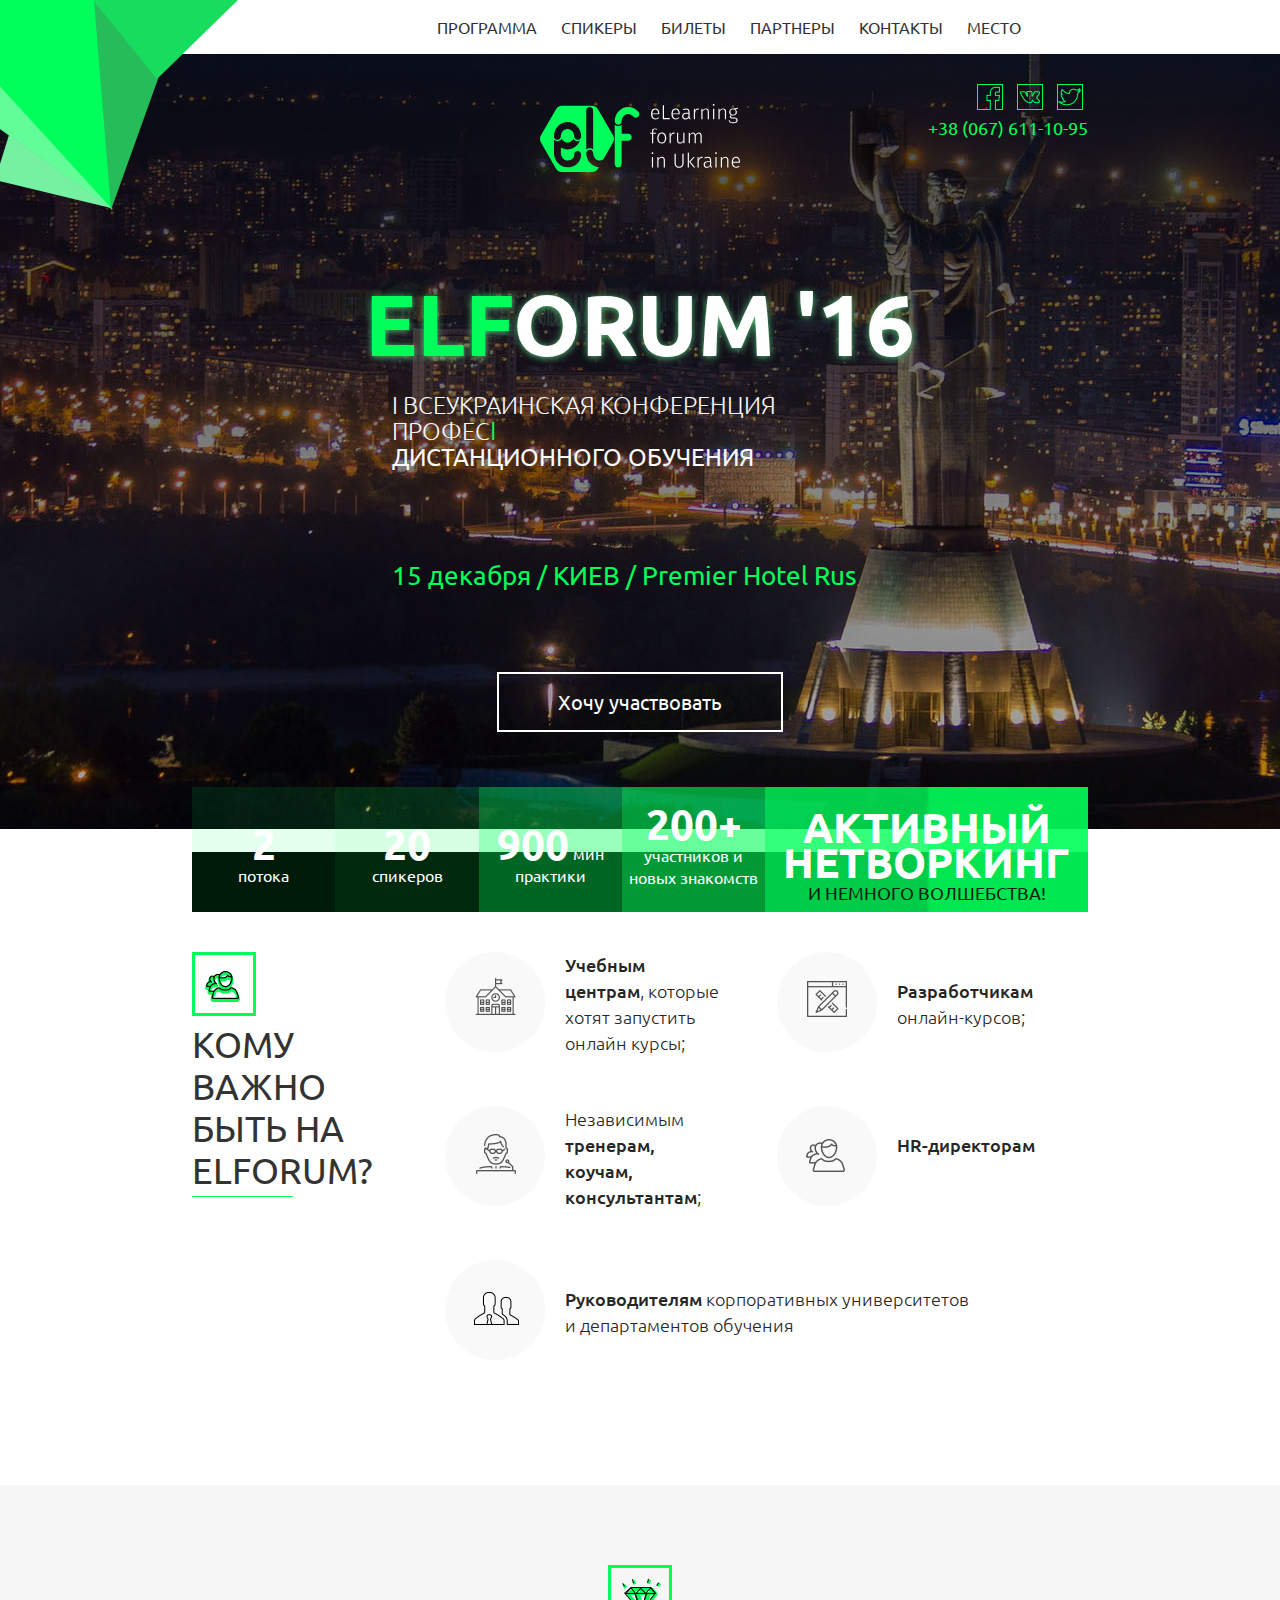
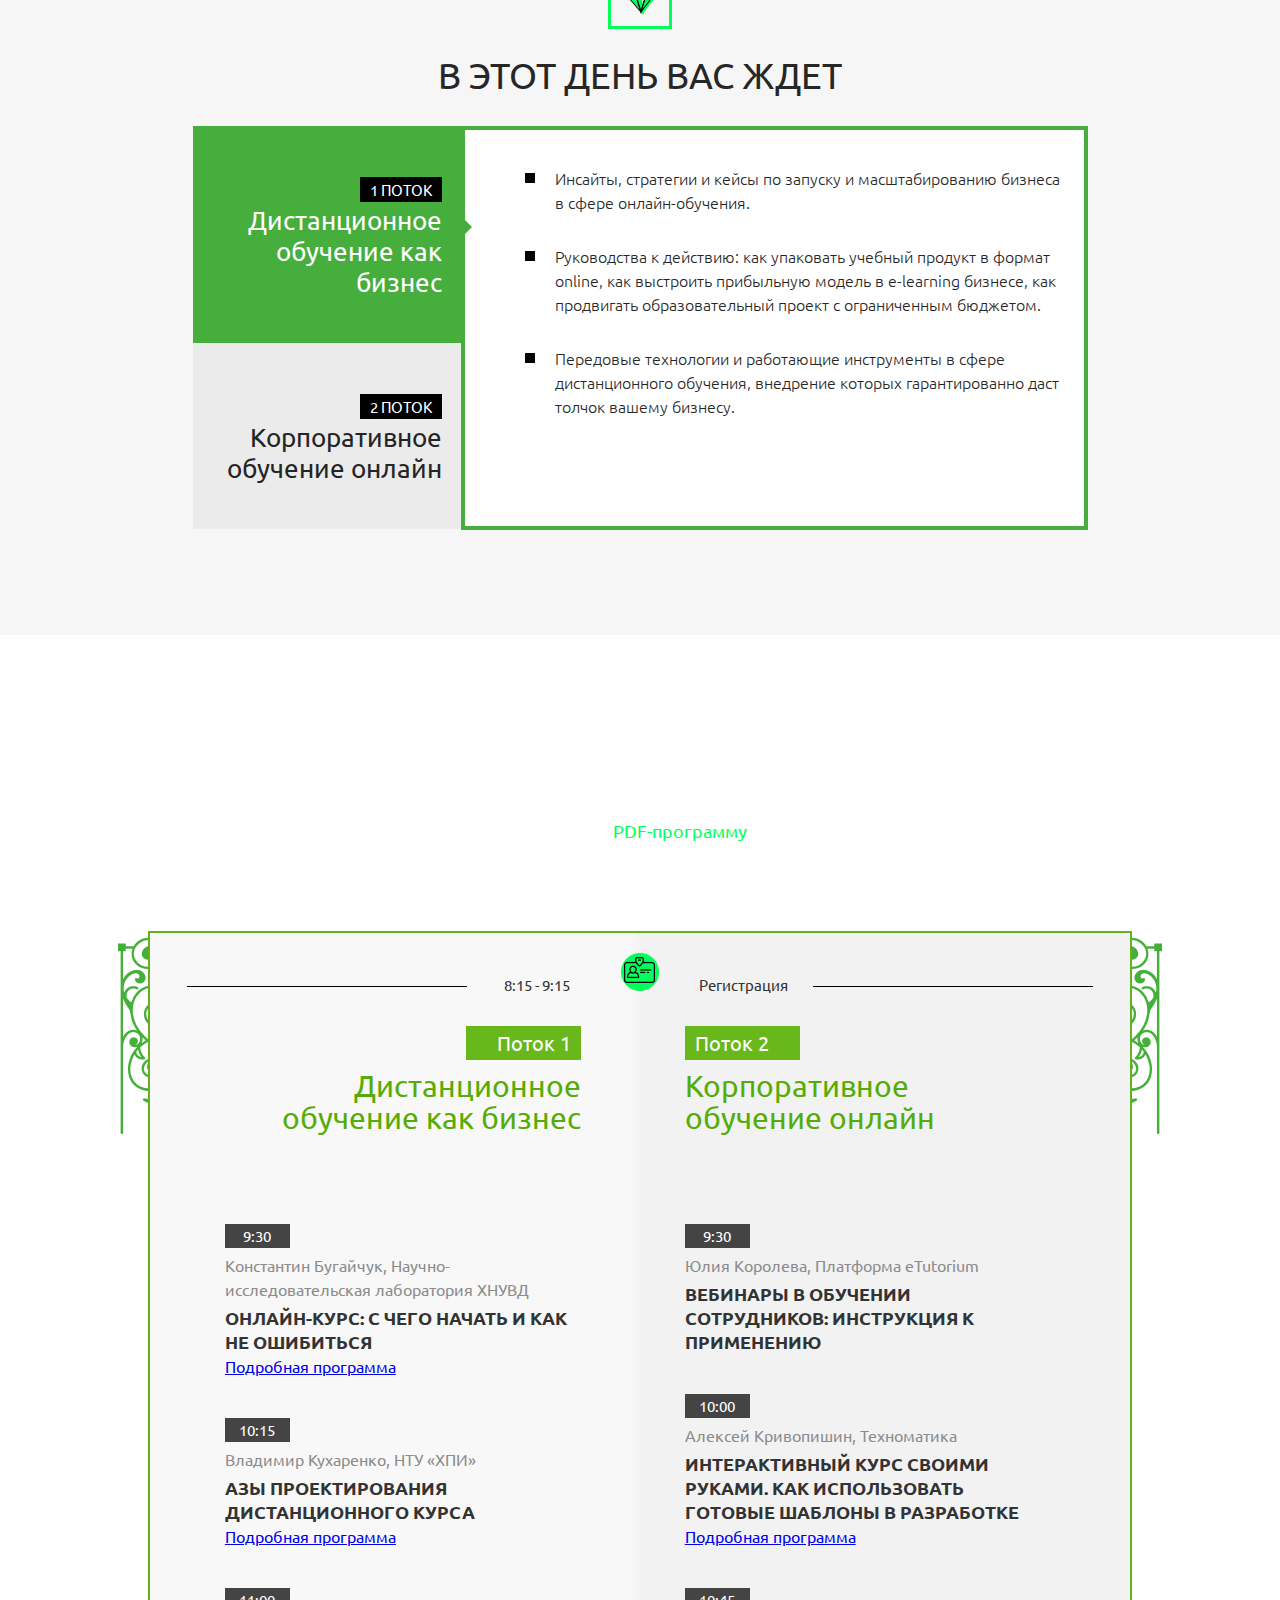
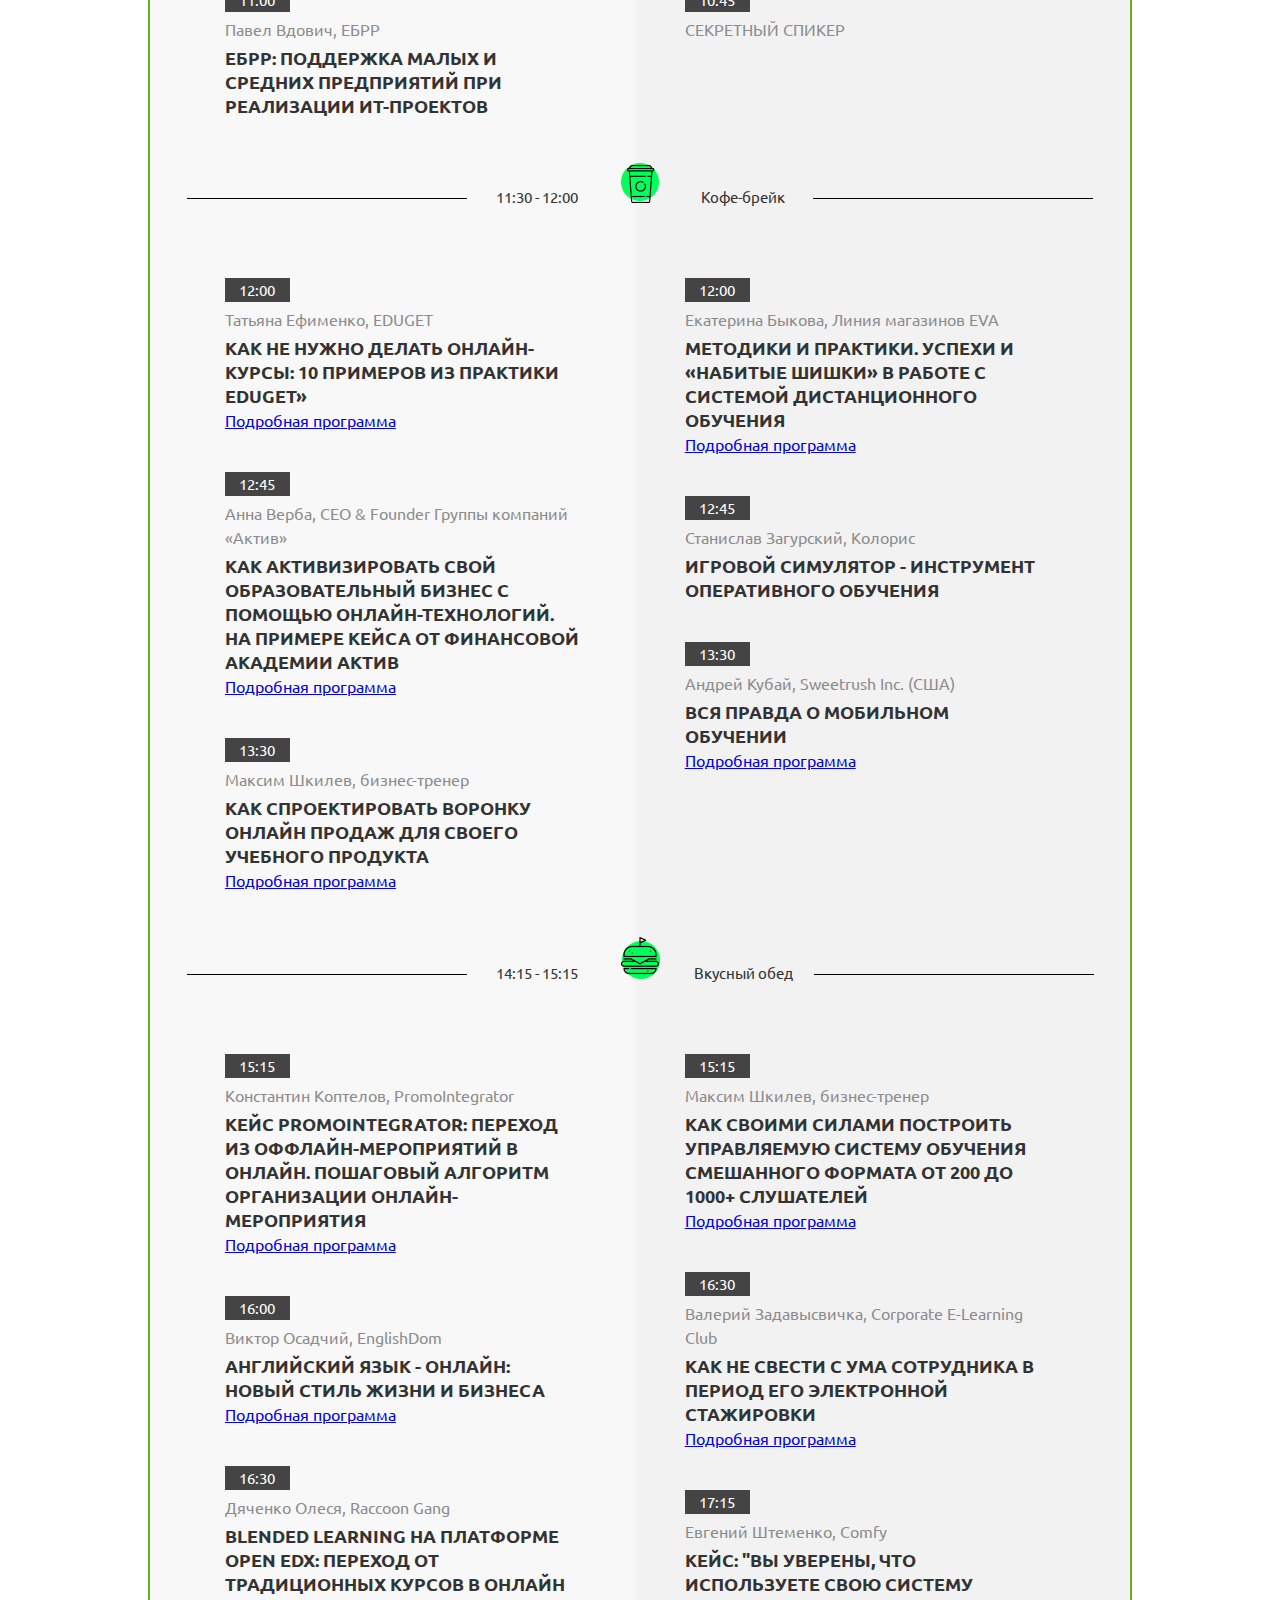
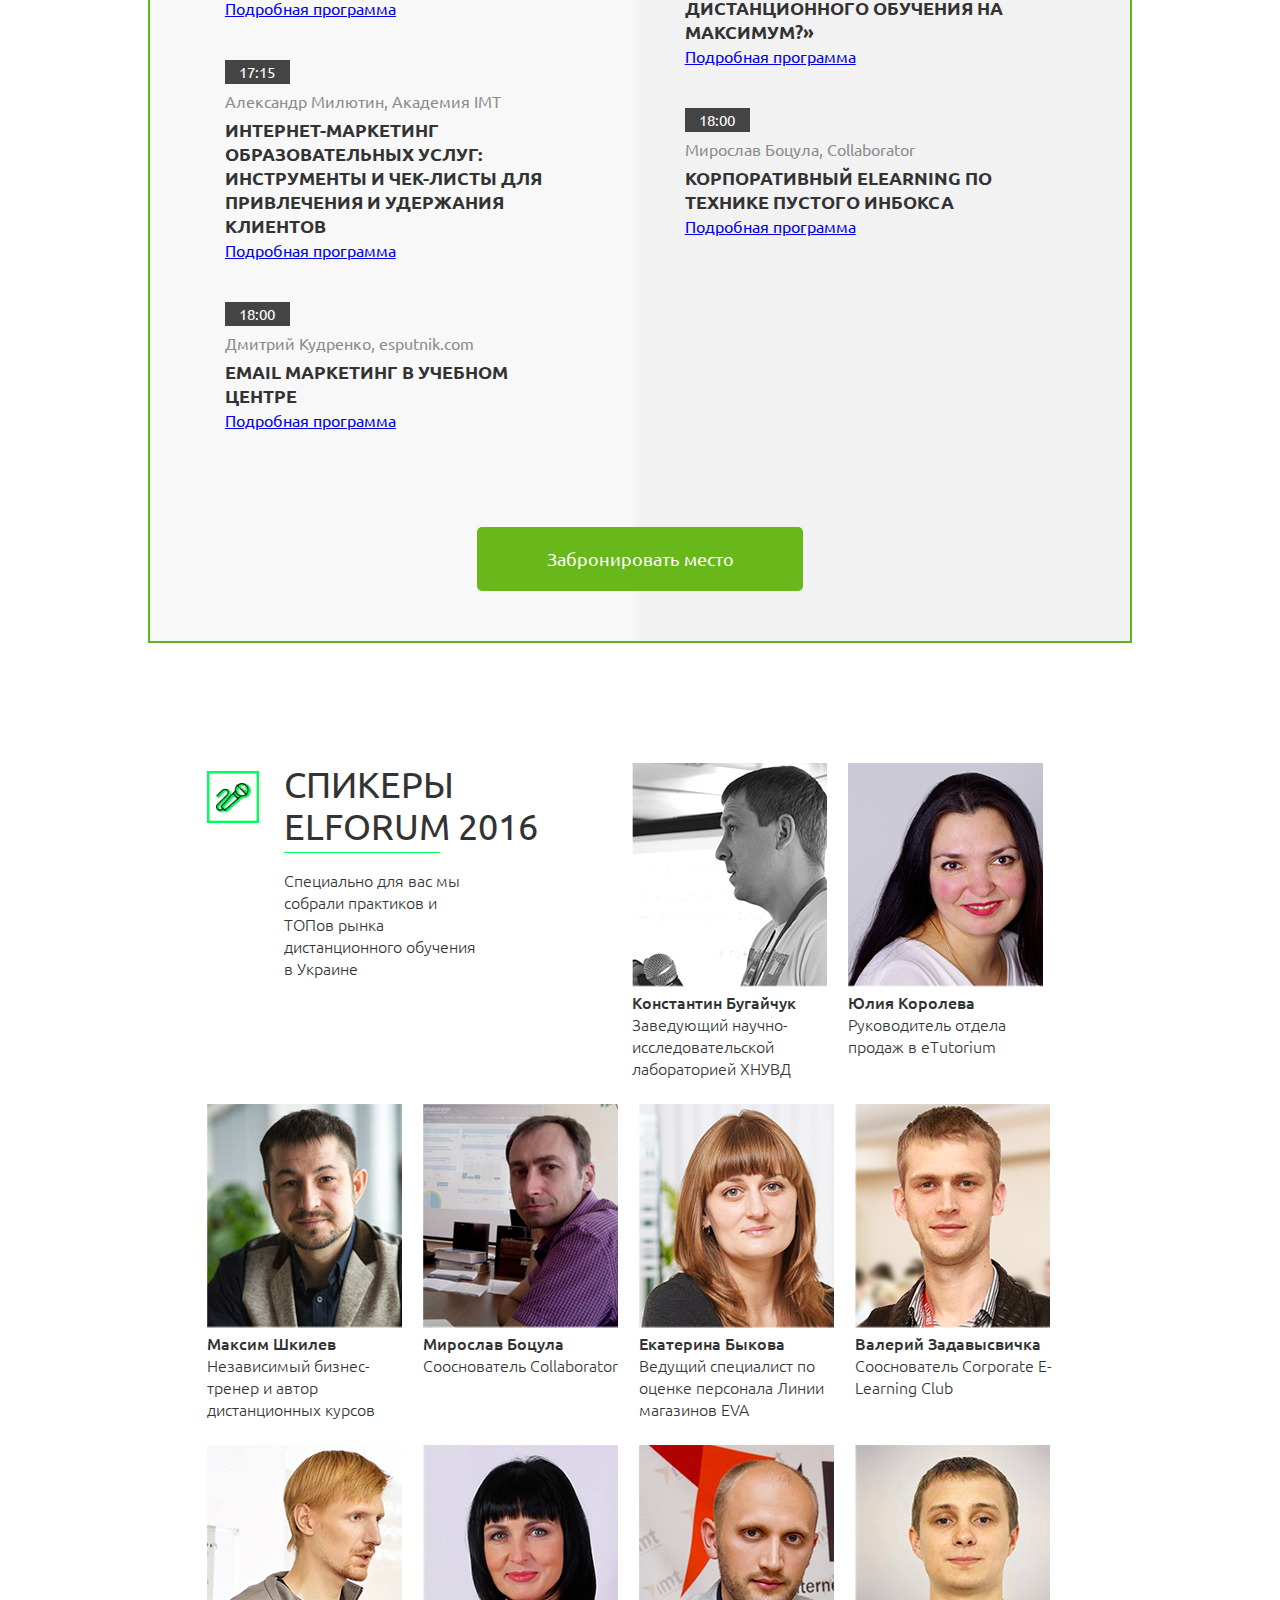
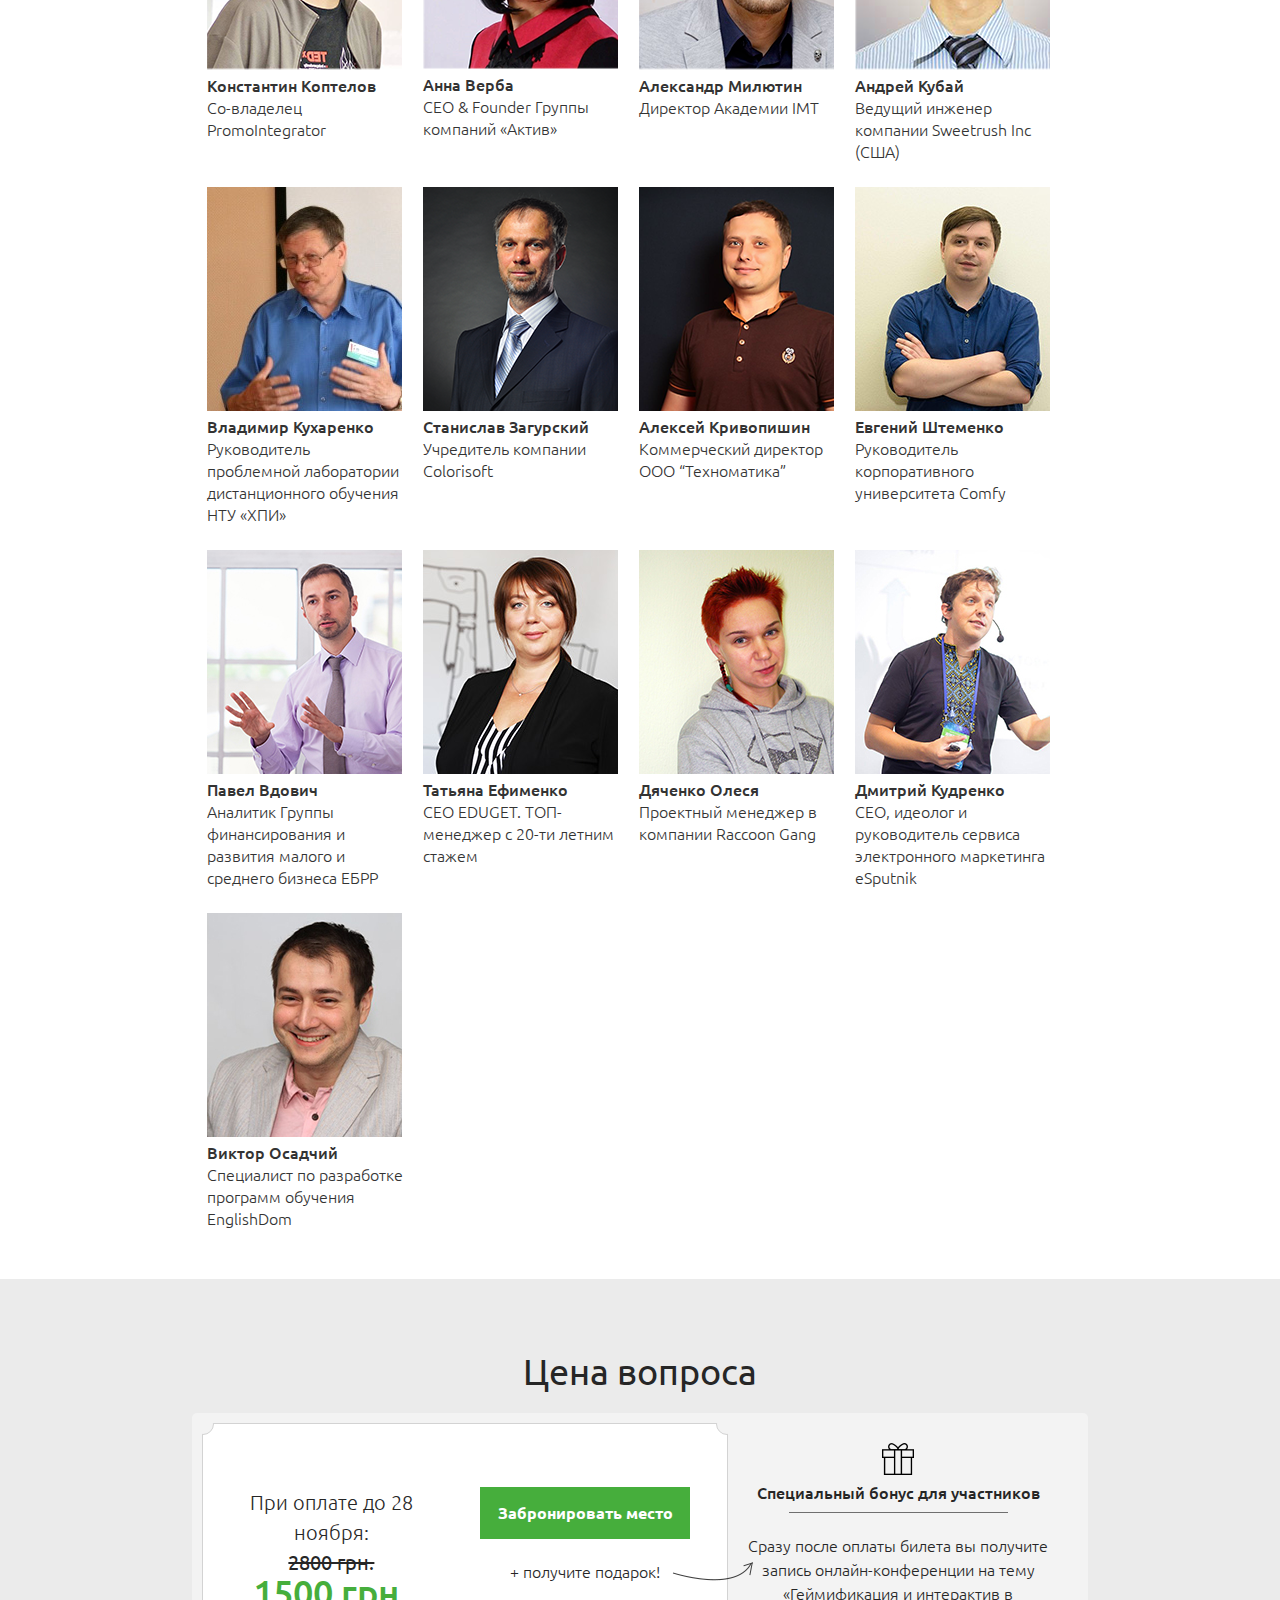
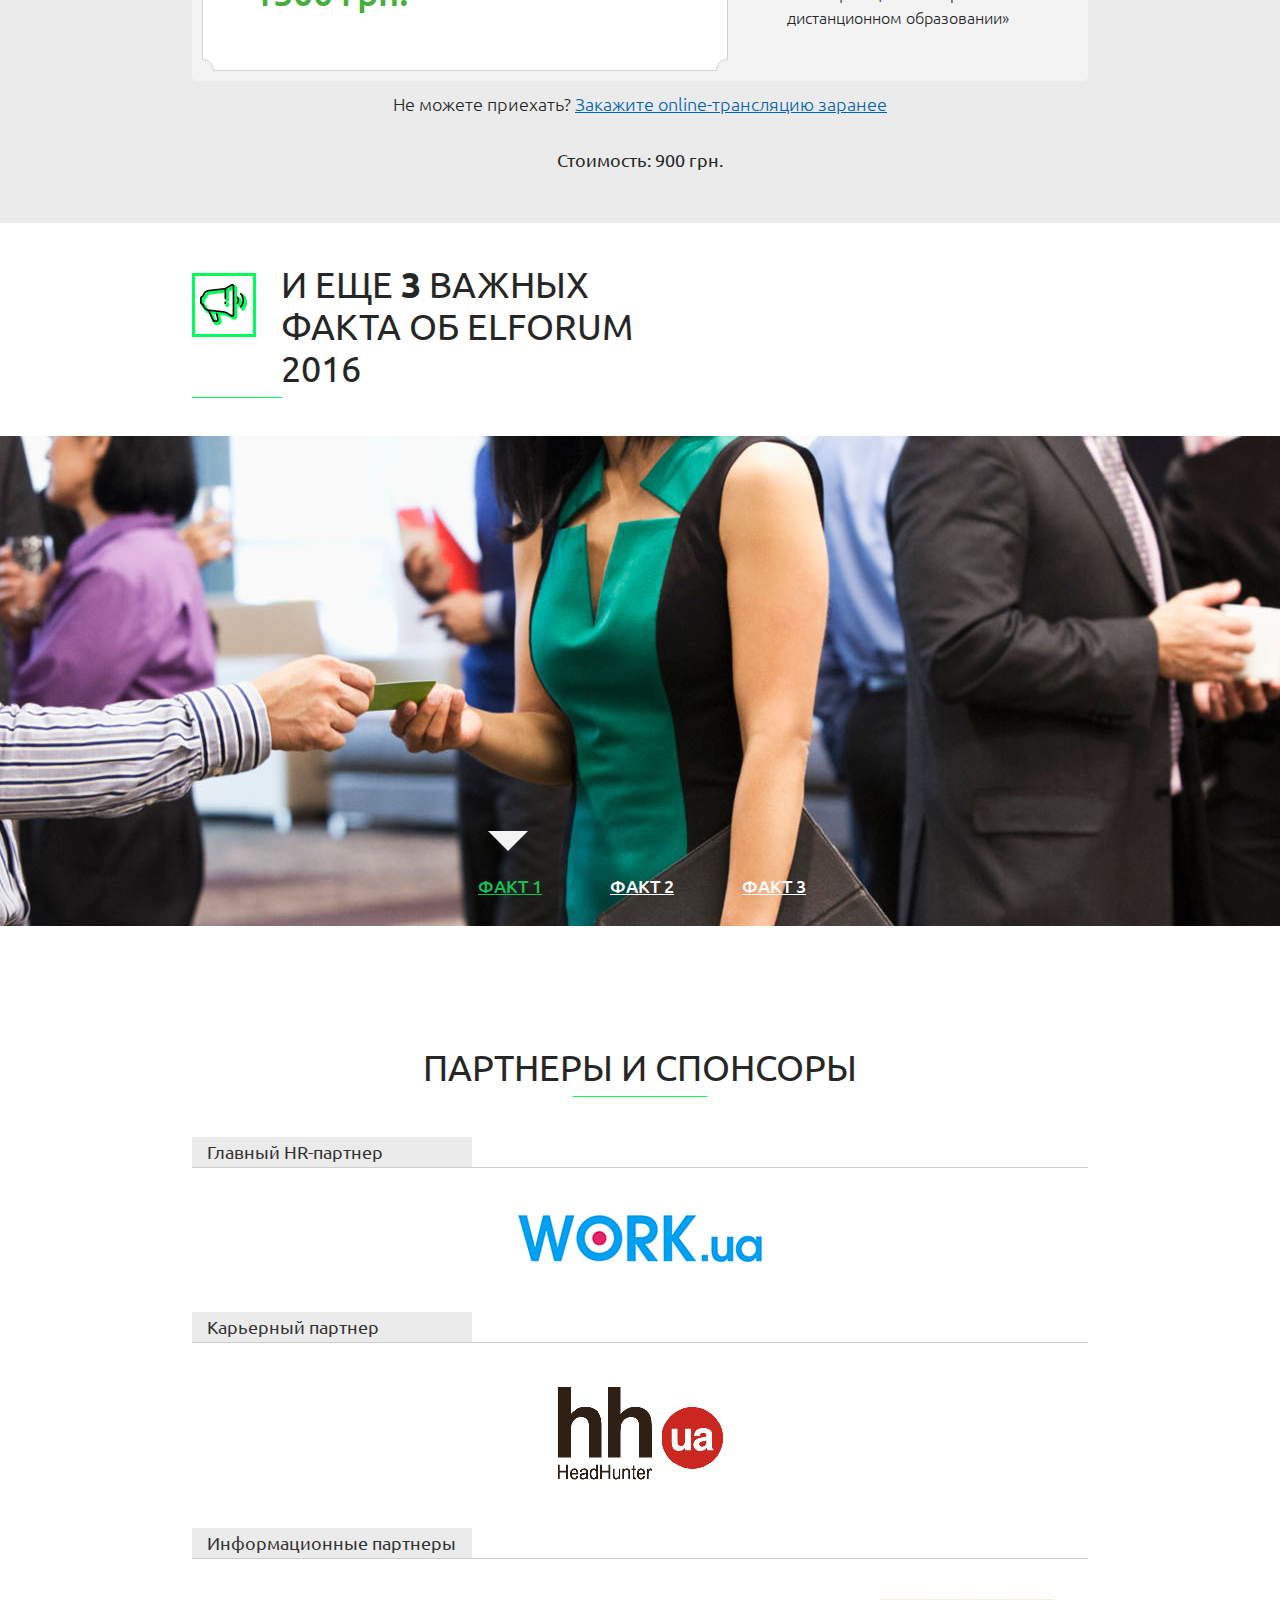
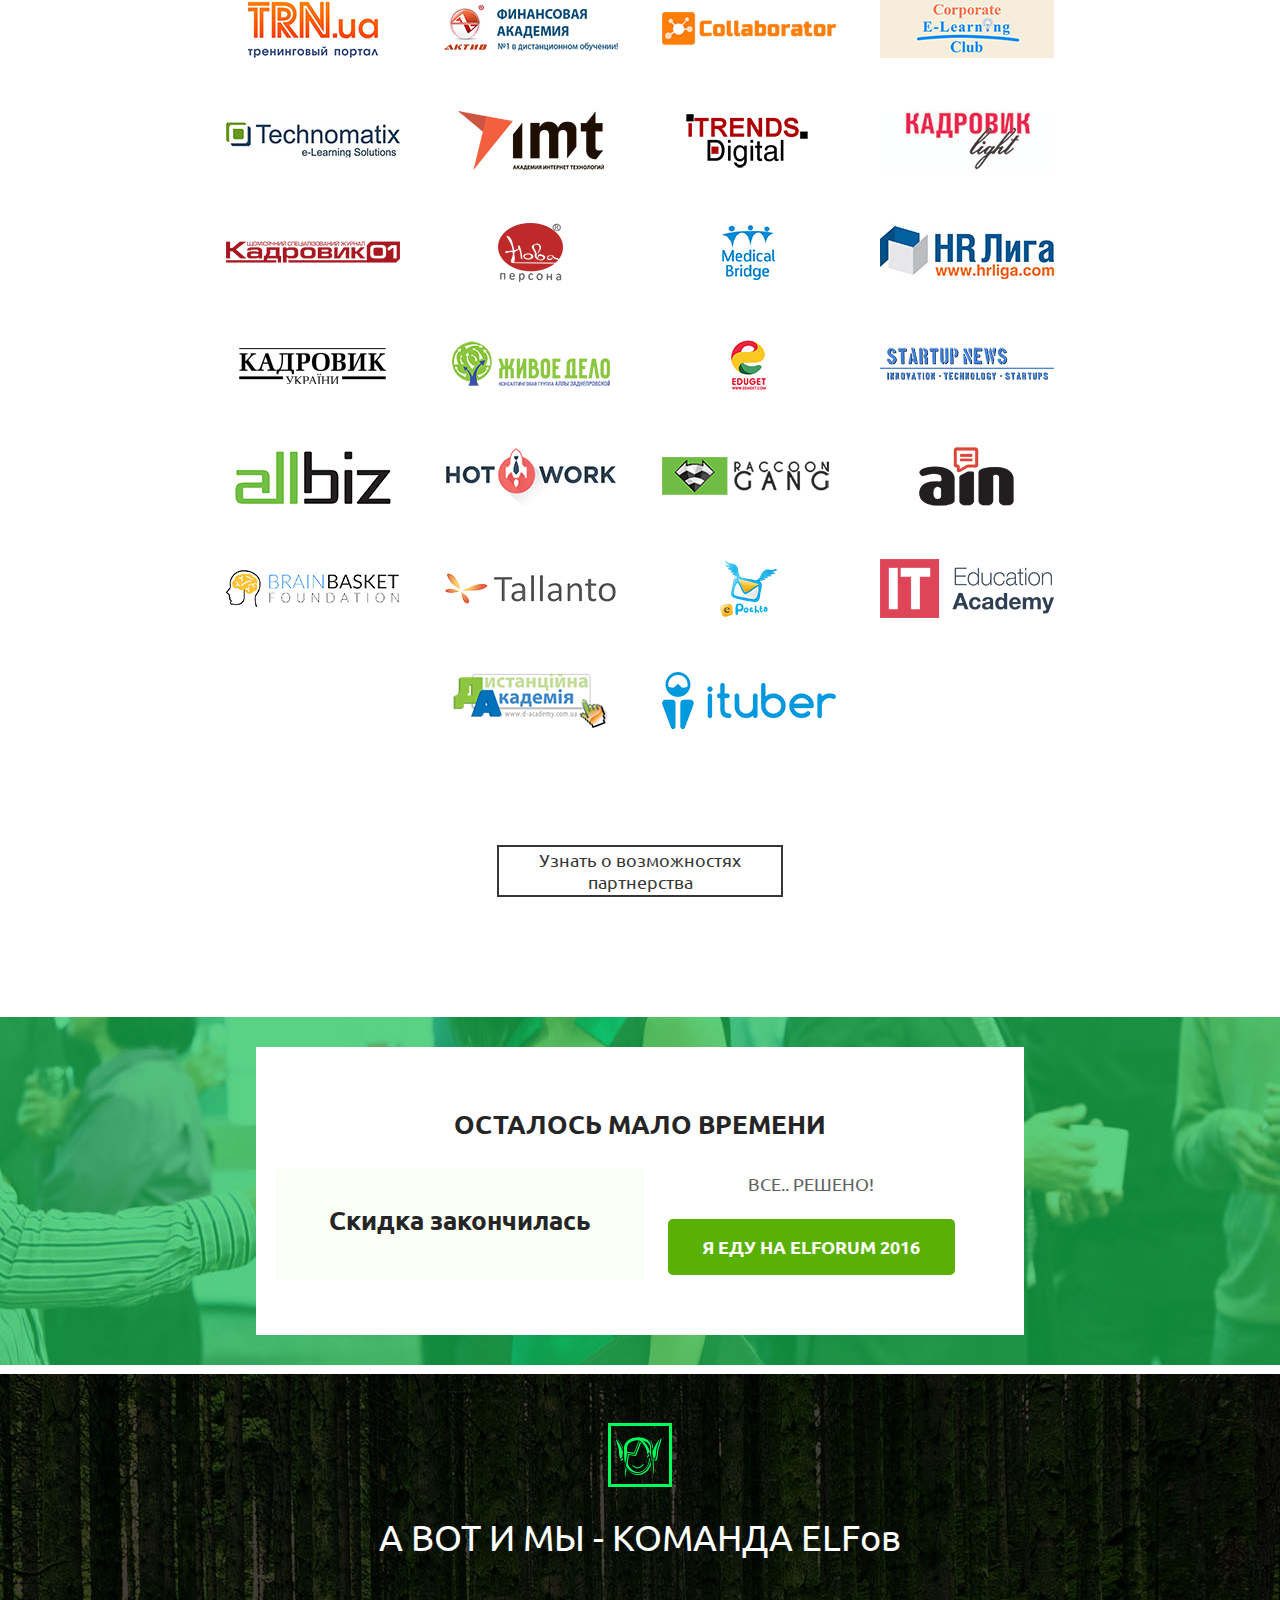
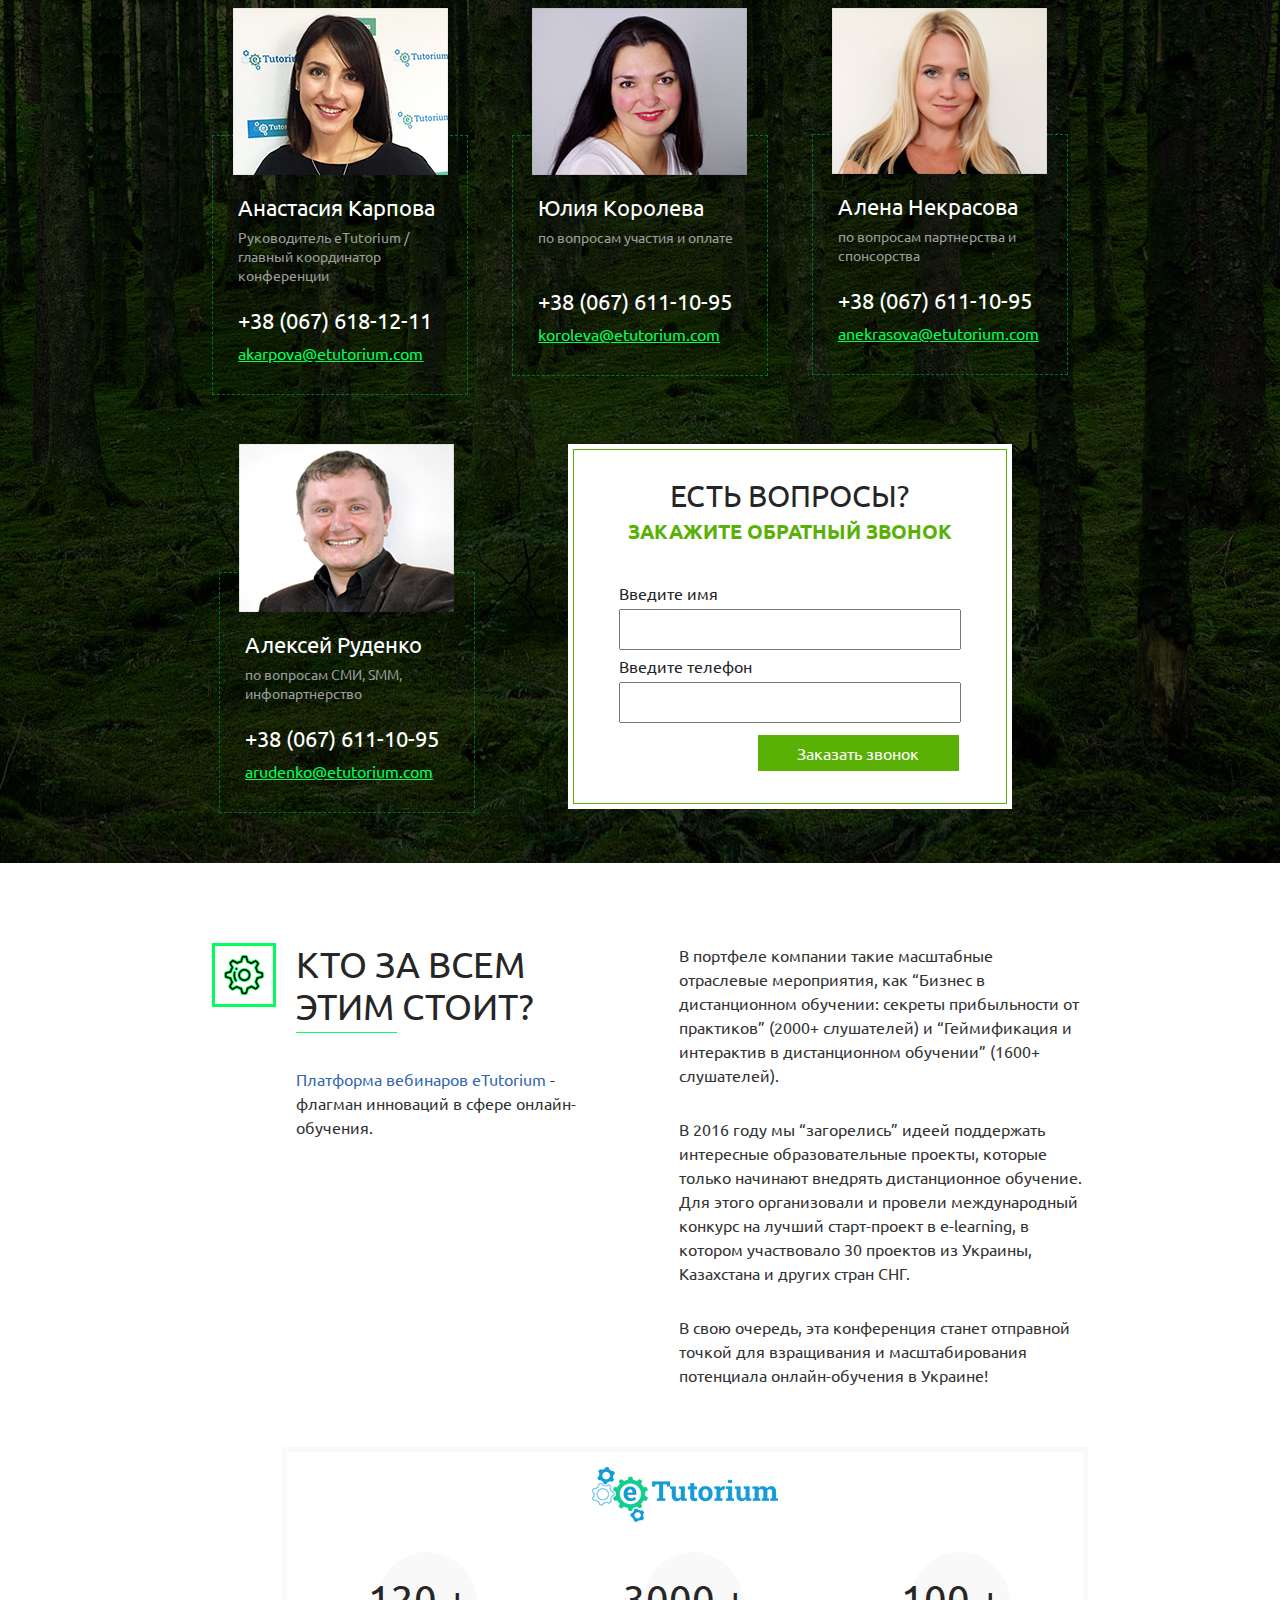
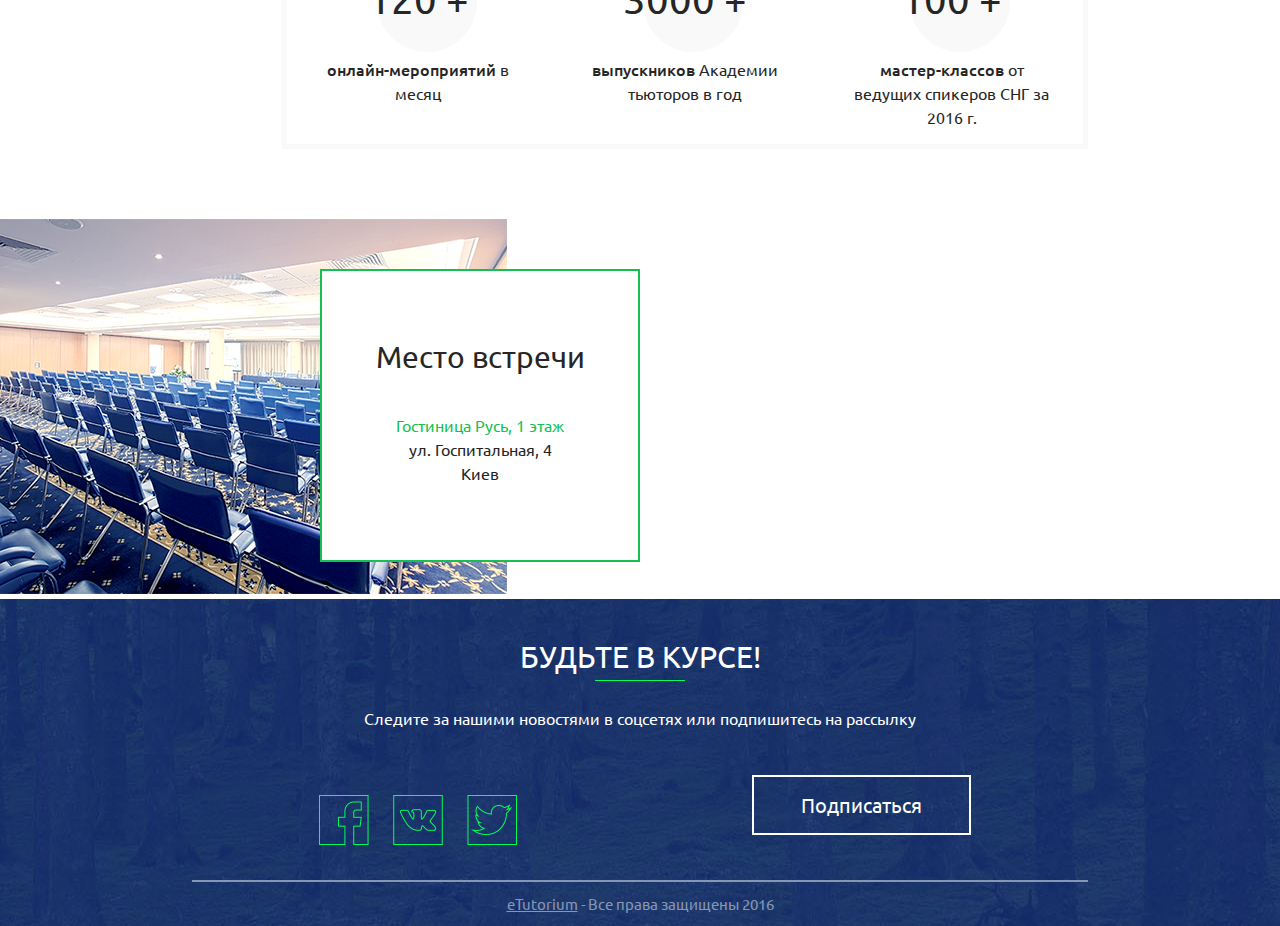
<file: index.html>
<!DOCTYPE html>
<html>
<head>
	<title>Дистанционное обучение - Конференция ELForum 2016 Киев</title>
    <meta charset="utf-8">
    <meta name="robots" content="nofollow,noindex" />
	<link href="css/style.css" rel="stylesheet" type="text/css"/> 
    <meta name="viewport" content="width=device-width, initial-scale=1.0">
    <meta name="og:title" content="ELFORUM 2016" />
    <meta name="og:description" content="I Всеукраинская конференция профессионалов дистанционного обучения. 15 декабря 2016 / КИЕВ / Premier Hotel Rus" />
    <meta name="description" content="Всеукраинская конференция профессионалов дистанционного обучения" />
    <meta name="keywords" content="дистанционное, онлайн, обучение, конференция, образование, 2016" />
    <script type="text/javascript" src="js/jquery-1.11.1.min.js"></script>
    <script type="text/javascript"> function displ(ddd) { if (document.getElementById(ddd).style.display == 'none') {document.getElementById(ddd).style.display = 'block'} else {document.getElementById(ddd).style.display = 'none'} } </script>
    <script type="text/javascript" src="js/jquery-1.11.1.min.js"></script>
    <script type="text/javascript">
      $(document).ready(function() {
        $("a.ancLinks").click(function () { 
          var elementClick = $(this).attr("href");
          var destination = $(elementClick).offset().top;
          $('html,body').animate( { scrollTop: destination }, 1100 );
          return false;
        });
      });
    </script>
<script type="text/javascript">
jQuery(function (f) {
    var el = f("#hid"), display;   
    f(window).scroll(function () {
        display = f(this).scrollTop() >= 54;
        if(display != el.css('opacity'))
            el.stop().animate({'opacity': display}, 100);     
    });
});
</script>
</head>

<body>
	<header>	
		<div class="wrapper-1200">
		<img src="images/header-abstr.png" alt="">
			<nav id="rr">
				<a href="#program" class="ancLinks">Программа</a>
				<a href="#spiker" class="ancLinks">Спикеры</a>
				<a href="#price" class="ancLinks">Билеты</a>
				<a href="#partners" class="ancLinks">Партнеры</a>
				<a href="#elfs" class="ancLinks">Контакты</a>
				<a href="#contacts" class="ancLinks">Место</a>		
			</nav>
		</div>
	</header>

	<div id="hid">
		<div class="wrapper-1200">
			<a class="btn" href="#call-back">Заказать звонок</a>
			<nav>
					<a href="#program" class="ancLinks">Программа</a>
					<a href="#spiker" class="ancLinks">Спикеры</a>
					<a href="#price" class="ancLinks">Билеты</a>
					<a href="#partners" class="ancLinks">Партнеры</a>
					<a href="#elfs" class="ancLinks">Контакты</a>
					<a href="#contacts" class="ancLinks">Место</a>		
			</nav>	
			
		</div>
	</div>

	<div class="lightbox" id="call-back">
		<div class="box content-modal content-soc">
			<a class="button cancel" href="#hid">X</a>
			<p>Заказать обратный звонок</p>
			<form action="#thanks-elforum" id="callForm1">
				<p>Введите имя</p>
				<input name="lastname" type="text" required>
				<input name="email" type="hidden" required value="callback">
				<input type="hidden" value="http://elf.etutorium.com#callback">
				<p>Введите телефон</p>
			    <input name="phone" type="text" required minlength="10">
			    <button class="btn">Заказать звонок</button>
			    <div class="clearfix"></div>
			    <p>Форма отключена</p>
			</form>
		</div>
		<div class="overlay"></div>
	</div>


	<div class="head">
		<div class="wrapper">
			<img src="images/logo.svg" alt="ELFORUM 2016">
			<div class="soc">
				<a href="https://www.facebook.com/events/1677481659208667/"><img src="images/soc-fb.png" alt=""></a>
				<a href="https://vk.com/event132059651"><img src="images/soc-vk.png" alt=""></a>
				<a href="https://twitter.com/eTutorium"><img src="images/soc-twitter.png" alt=""></a>
				<p>+38 (067) 611-10-95</p>
			</div>
			<br/>
			<h1>Конференция по дистанционному образованию в Киеве</h1>
			<p class="h1"> <span>Elf</span>orum '16 </p>
			<p>I Всеукраинская конференция<br/>
			  <span  class='call-out'>
			    <span  class='call-out__title'></span >
			  </span >

			    <script src='https://cdnjs.cloudflare.com/ajax/libs/jquery/3.1.0/jquery.min.js'></script>
				<script src="js/index-type.js"></script>
			<br/> <b>дистанционного обучения</b></p>
			<p>15 декабря / КИЕВ / Premier Hotel Rus</p>
			<a href="#price" class="btn ancLinks btn-jump">Хочу участвовать</a>
		</div>
	</div>

	<div class="fishki">
		<div class="wrapper">
			<div>
				<p><span>2 </span><br/>потока</p>
			</div>
			<div>
				<p><span>20</span><br/> спикеров</p>
			</div>
			<div>
				<p><span>900</span> мин<br/> практики</p>
			</div>
			<div>
				<p><span>200+</span><br/> участников и <br/>новых знакомств</p>
			</div>
			<div>
				<p><span>активный нетворкинг</span><br/> и немного волшебства!</p>
			</div>	
		</div>
		<div class="clearfix"></div>
		<div class="bg-black"></div>
	</div>

	<div class="komy">
		<div class="wrapper">
			<div class="block-left">
				<img src="images/ca.png" alt="Целевая аудитория">
				<p>Кому важно быть на elforum?</p>
				<hr>
			</div>
			<div class="block-right">
				<div>
					<img src="images/Shape-1.png" alt="Учебным центрам">
					<p><span>Учебным центрам</span>, которые хотят запустить онлайн курсы;</p>
				</div>
				<div>
					<img src="images/Shape-2.png" alt="Разработчикам">
					<p><br/><span>Разработчикам</span> онлайн-курсов;</p>
				</div>
				<div>
					<img src="images/Shape-3.png" alt="Тренерам">
					<p>Независимым <span>тренерам, коучам, консультантам</span>;</p>
				</div>
				<div>
					<img src="images/Shape-4.png" alt="HR">
					<p><br/><span>HR-директорам</span></p>
				</div>
				<div>
					<img src="images/Shape-5.png" alt="Руководителям">
					<p><br/><span>Руководителям</span> корпоративных университетов и департаментов обучения</p>
				</div>
			</div>
		</div>
	</div>

	<div class="expect">
		<div class="wrapper">
			<img src="images/diamant.png" alt="Вас ждет">
			<p class="h2">В ЭТОТ ДЕНЬ ВАС ЖДЕТ</p>
			<div class="tabs">
   				<div class="tab">
			       <input type="radio" id="tab-1" name="tab-group-1" checked>
			       <label for="tab-1"><span>1 ПОТОК </span><br/><h2>Дистанционное обучение как бизнес</h2></label>
			       
			       <div class="content">
			          <ul>
					    <li>Инсайты, стратегии и кейсы по запуску и масштабированию бизнеса в сфере онлайн-обучения. </li>
					    <li>Руководства к действию: как упаковать учебный продукт в формат online, как выстроить прибыльную модель в e-learning бизнесе, как продвигать образовательный проект с ограниченным бюджетом.</li>
					    <li>Передовые технологии и работающие инструменты в сфере дистанционного обучения, внедрение которых гарантированно даст толчок вашему бизнесу.</li>
					</ul>
      			</div> 
   			</div>
    
   			<div class="tab">
		       <input type="radio" id="tab-2" name="tab-group-1">
		       <label for="tab-2"><span>2 ПОТОК </span><br/><h2>Корпоративное обучение онлайн</h2></label>
		       <div class="content">
           			<ul>
					   	<li>Глобальные тренды, новые возможности и перспективы в дистанционном обучении персонала на 2017 год.</li>
					    <li>Эффективные инструменты и готовые решения для мотивации и вовлечения сотрудников в онлайн-обучение.</li>
					    <li>Вся правда о технической стороне организации онлайн-обучения в компании: как внедрить простую и прозрачную систему корпоративного университета, как оценивать работу разработчиков программ обучения, как обеспечить контроль за качеством усвоения материала. </li>
					</ul>
       			</div> 
   			</div>
    	</div>
		</div>
	</div>

	<div class="expect expect-small">
		<div class="wrapper">
			<img src="images/diamant.png" alt="Вас ждет">
			<h2>В ЭТОТ ДЕНЬ ВАС ЖДЕТ</h2>
			<p class="zagol"><span>1 ПОТОК </span><br/>Дистанционное обучение как бизнес</p>
			<ul>
				<li>Инсайты, стратегии и кейсы по запуску и масштабированию бизнеса в сфере онлайн-обучения. </li>
				<li>Руководства к действию: как упаковать учебный продукт в формат online, как выстроить прибыльную модель в e-learning бизнесе, как продвигать образовательный проект с ограниченным бюджетом.</li>
				<li>Передовые технологии и работающие инструменты в сфере дистанционного обучения, внедрение которых гарантированно даст толчок вашему бизнесу.</li>
			</ul>

			<p class="zagol"><span>2 ПОТОК </span><br/>Корпоративное обучение онлайн</p>
			<ul>
				<li>Глобальные тренды, новые возможности и перспективы в дистанционном обучении персонала на 2017 год.</li>
				<li>Эффективные инструменты и готовые решения для мотивации и вовлечения сотрудников в онлайн-обучение.</li>
				<li>Вся правда о технической стороне организации онлайн-обучения в компании: как внедрить простую и прозрачную систему корпоративного университета, как оценивать работу разработчиков программ обучения, как обеспечить контроль за качеством усвоения материала. </li>
			</ul>

		</div>
	</div>




<p id="program"></p>
	<div class="program">
		<div class="wrapper-1200">
			<h2>Программа конференции</h2>
			<a href="/programa-ELForum-2016.pdf" target="_blank" class="btn">СКАЧАТЬ <span>PDF-программу</span></a>
			<div class="block-program">
				<div class="wrapper">
					<div class="info">
						<p>8:15 - 9:15 </p>
						<img src="images/info-1.png" alt="">
						<p>Регистрация</p>
					</div>
					<div class="block-left potok-1">
						<p>Поток 1</p>
						<div class="clearfix"></div>
						<p>Дистанционное обучение как бизнес</p>
					</div>
					<div class="block-right potok-2">
						<p>Поток 2</p>
						<p>Корпоративное обучение онлайн</p>
					</div>
					<div class="clearfix"></div>

					<div class="block-left">
						<div class="prog">
							<p>9:30</p>
							<p>Константин Бугайчук, Научно-исследовательская лаборатория ХНУВД</p>
							<p>Онлайн-курс: с чего начать и как не ошибиться</p>
							<a href="javascript: displ('var-5')">Подробная программа</a>
								<div id="var-5" style="display: none;">
									<ol>
										<li>Зачем организации переводить обучение в онлайн?</li>
										<li>Форматы внедрения онлайн обучения </li>
										<li>Основные инструменты разработки онлайн курсов. </li>
										<li>Типичные организацонные и методические ошибки. </li>
										<li>Механизмы минимизации ошибок внедрения онлайн обучения.   </li>
									</ol>
								</div>
						</div>
						<div class="prog">
							<p>10:15</p>
							<p>Владимир Кухаренко, НТУ «ХПИ»</p>
							<p>Азы проектирования дистанционного курса </p>
							<a href="javascript: displ('var-7')">Подробная программа</a>
								<div id="var-7" style="display: none;">
									<ol>
										<li>Где мы находимся? Тенденции развития корпоративного e-learning, системы для реализации онлайн курса</li>
										<li>Куда идти? Выбор цели обучения, методы проектирования, классификация подцелей, типы курса в зависимости от мотивации слушателей</li>
										<li>Как мы туда попадем? Методы достижение целей, контент онлайн курса, адаптивные курсы</li>
										<li>Туда ли мы попали? Оценка результативности обучения.</li>
									</ol>
								</div>
						</div>
						<div class="prog">
							<p>11:00</p>
							<p>Павел Вдович, ЕБРР</p>
							<p>ЕБРР: поддержка малых и средних предприятий при реализации ИТ-проектов</p>
								<!--<a href="javascript: displ('var-19')">Подробная программа</a>
								<div id="var-11" style="display: none;">
									<ul>
										<li>Lorem ipsum dolor sit amet, consectetuer adipiscing elit.</li>
										<li>Aliquam tincidunt mauris eu risus.</li>
										<li>Vestibulum auctor dapibus neque.</li>
										<li>Nunc dignissim risus id metus.</li>
										<li>Cras ornare tristique elit.</li>
										<li>Vivamus vestibulum nulla nec ante.</li>
										<li>Praesent placerat risus quis eros.</li>
									</ul>
								</div>-->
						</div>
		
					</div>
					<div class="block-right">
						
						<div class="prog">
							<p>9:30</p>
							<p>Юлия Королева, Платформа eTutorium</p>
							<p>Вебинары в обучении сотрудников: инструкция к применению</p>
								<!--<a href="javascript: displ('var-11')">Подробная программа</a>
								<div id="var-11" style="display: none;">
									<ul>
										<li>Lorem ipsum dolor sit amet, consectetuer adipiscing elit.</li>
										<li>Aliquam tincidunt mauris eu risus.</li>
										<li>Vestibulum auctor dapibus neque.</li>
										<li>Nunc dignissim risus id metus.</li>
										<li>Cras ornare tristique elit.</li>
										<li>Vivamus vestibulum nulla nec ante.</li>
										<li>Praesent placerat risus quis eros.</li>
									</ul>
								</div>-->
						</div>
						<div class="prog">
							<p>10:00</p>
							<p>Алексей Кривопишин, Техноматика </p>
							<p>Интерактивный курс своими руками. Как использовать готовые шаблоны в разработке</p>
							<a href="javascript: displ('var-9')">Подробная программа</a>
								<div id="var-9" style="display: none;">
									<ol>
										<li>Проблемы самостоятельной разработки курсов</li>
										<li>Как меняются инструменты разработки? Меняются ли подходы и методики?</li>
										<li>Чем могут помочь шаблоны? Когда стоит их применять?</li>
										<li>Примеры и практика использования (краткий мастер-класс)</li>
									</ol>
								</div>
						</div>
						<div class="prog">
							<p>10:45</p>
							<p>СЕКРЕТНЫЙ СПИКЕР </p>
							<!--<p>Интерактивный курс своими руками. Как использовать готовые шаблоны в разработке</p>
							<a href="javascript: displ('var-21')">Подробная программа</a>
								<div id="var-21" style="display: none;">
									<ol>
										<li>Проблемы самостоятельной разработки курсов</li>
										<li>Как меняются инструменты разработки? Меняются ли подходы и методики?</li>
										<li>Чем могут помочь шаблоны? Когда стоит их применять?</li>
										<li>Примеры и практика использования (краткий мастер-класс)</li>
									</ol>
								</div>-->
						</div>
							
					</div>
					<div class="clearfix"></div>


					<div class="info">
						<p>11:30 - 12:00</p>
						<img src="images/info-2.png" alt="">
						<p>Кофе-брейк</p>
					</div>

					<div class="block-left">
						<div class="prog">
							<p>12:00</p>
							<p>Татьяна Ефименко, EDUGET</p>
							<p>Как не нужно делать онлайн-курсы: 10 примеров из практики EDUGET»</p>
							<a href="javascript: displ('var-21')">Подробная программа</a>
								<div id="var-21" style="display: none;">
									<ol>
										<li>Где грань между много и недостаточно в размере курса</li>
										<li>Как не ошибиться с целевой аудиторией</li>
										<li>Продаем дорого или много</li>
										<li>Как бороться с устареванием практического материала</li>
									</ol>
								</div>
						</div>
						<div class="prog">
							<p>12:45</p>
							<p>Анна Верба, CEO &amp; Founder Группы компаний «Актив»</p>
							<p>Как АКТИВизировать свой образовательный бизнес с помощью онлайн-технологий. На примере кейса от Финансовой Академии АКТИВ </p>
							<a href="javascript: displ('var-4')">Подробная программа</a>
								<div id="var-4" style="display: none;">
									<ol>
										<li>Какие возможности дают e-learning технологии для масштабирования бизнеса и увеличения прибыльности</li>
										<li>Как правильно монетизировать онлайн-образовательный бизнес.</li>
										<li>Финансовая Академия АКТИВ — онлайн-обучение, основанное на компетенциях.</li>
										<li>Как грамотно организовать продажи на В2С и В2В рынках.</li>
									</ol>
								</div>
						</div>
						<div class="prog">
							<p>13:30</p>
							<p>Максим Шкилев, бизнес-тренер</p>
							<p>Как спроектировать воронку онлайн продаж для своего учебного продукта  </p>
							<a href="javascript: displ('var-1')">Подробная программа</a>
								<div id="var-1" style="display: none;">
									<ol>
										<li>Платный и бесплатный контент - как спроектировать в единой связке?</li>
										<li>Онлайн встречи, видеоуроки, инструкции и другие материалы - как делать быстро и дешево;</li>
										<li>Привлечение целевой аудитории: социальные сети, e-mail рассылки, партнерские проекты;</li>
										<li>Конверсия в регистрации и продажи - практические инструменты.</li>
									</ol>
									<p><b>Бонус:</b> Кейсы по созданию продающего контента. </p>
								</div>
						</div>
					</div>
					<div class="block-right">
					<div class="prog">
							<p>12:00</p>
							<p>Екатерина Быкова, Линия магазинов EVA </p>
							<p>Методики и практики. Успехи и «набитые шишки» в работе с системой дистанционного обучения</p>
							<a href="javascript: displ('var-10')">Подробная программа</a>
								<div id="var-10" style="display: none;">
									<ol>
										<li>Как повысить эффективность СДО, вовлечь персонал и удерживать интерес к обучению;</li>
										<li>Каких достижений можно добиться с помощью СДО в развитии и оценке персонала? </li>
										<li>С какими трудностями мы столкнулись, какие ошибки допустили;</li>
										<li>Наш свежий опыт. Переход из оффлайн-обучения в онлайн: причины, преимущества и недостатки.Кратко и о главном! </li>
										<li>Практический опыт 5-летней работы с СДО от компании EVA!</li>
									</ol>
								</div>
						</div>
						<div class="prog">
							<p>12:45</p>
							<p>Станислав Загурский, Колорис</p>
							<p>Игровой симулятор - инструмент оперативного обучения</p>
							<!--<a href="javascript: displ('var-8')">Подробная программа</a>
								<div id="var-8" style="display: none;">
									<ul>
										<li>Lorem ipsum dolor sit amet, consectetuer adipiscing elit.</li>
										<li>Aliquam tincidunt mauris eu risus.</li>
										<li>Vestibulum auctor dapibus neque.</li>
										<li>Nunc dignissim risus id metus.</li>
										<li>Cras ornare tristique elit.</li>
										<li>Vivamus vestibulum nulla nec ante.</li>
										<li>Praesent placerat risus quis eros.</li>
									</ul>
								</div>-->
						</div>
						<div class="prog">
							<p>13:30</p>
							<p>Андрей Кубай, Sweetrush Inc. (США) </p>
							<p>Вся правда о мобильном обучении </p>
								<a href="javascript: displ('var-2')">Подробная программа</a>
								<div id="var-2" style="display: none;">
									<ol>
										<li>Что представляет собой мобильное обучение?</li>
										<li>Сильные и слабые стороны этого формата дистанционного обучения.</li>
										<li>Риски и потенциальные проблемы при внедрении мобильного обучения. Способы их уменьшения.</li>                         
										<li>Самые популярные инструменты разработки учебного контента для мобильных устройств: проводим сравнение.</li>
									</ol>
								</div>
						</div>	
		
					</div>
					<div class="clearfix"></div>

				<div class="info">
						<p>14:15 - 15:15</p>
						<img src="images/info-3.png" alt="">
						<p>Вкусный обед</p>
					</div>

					<div class="block-left">
					
						<div class="prog">
							<p>15:15</p>
							<p>Константин Коптелов, PromoIntegrator</p>
							<p>Кейс Promointegrator: переход из оффлайн-мероприятий в онлайн. Пошаговый алгоритм организации онлайн-мероприятия</p>
							<a href="javascript: displ('var-6')">Подробная программа</a>
								<div id="var-6" style="display: none;">
									<ol>
										<li>Кто мы и чем занимаемся? Почему наш опыт может быть интересен?</li>
										<li>Учимся определять/тестировать тему мероприятия</li>
										<li>Проектирование онлайн-мероприятия: на что обратить особое внимание?</li>
										<li>Наш опыт работы с платформами </li>
										<li>Как мы продвигаем мероприятия</li>
										<li>Важные активности после завершения мероприятия.</li>
										<li>Что в сухом остатке?</li>
									</ol>
								</div>
						</div>

						<div class="prog">
							<p>16:00</p>
							<p>Виктор Осадчий, EnglishDom</p>
							<p>Английский язык - онлайн: новый стиль жизни и бизнеса</p>
							<a href="javascript: displ('var-22')">Подробная программа</a>
								<div id="var-22" style="display: none;">
									<ol>
										<li>Новый формат - новые ценности. Свобода, непрерывность, мобильность</li>
										<li>Персонализированная онлайн платформа - учебник будущего</li>
										<li>Как из учителя сделать вдохновителя, а изучение английского - хобби</li>
										<li>Онлайн образование - это метрики, big data, инновации</li>
										<li>Дистанционное образование, как новый эмоциональный опыт</li>
									</ol>
								</div>
						</div>

						<div class="prog">
							<p>16:30</p>
							<p>Дяченко Олеся, Raccoon Gang</p>
							<p>Blended Learning на платформе Open edX: Переход от традиционных курсов в онлайн  </p>
							<a href="javascript: displ('var-20')">Подробная программа</a>
								<div id="var-20" style="display: none;">
									<span>Наши успехи в проведении Blended Learning курсов "Веб-разработка на Python"</span>
									<ol>
										<li>Зачем мы это сделали?
											<ul>
												<li> Что такое Blended Learning</li>
												<li>Преимущества подхода Blended Learning</li>
											</ul>
										</li>
										<li>Как мы это организовали?
											<ul>
												<li>Методика создания курсов </li>
												<li>Инструментарий Blended Learning</li>
											</ul>
										</li>
										<li>Что мы сделали, чтобы заработало?
   											<ul>
												<li>Особенности в сопровождении курсов</li>
											</ul>
										</li>
										<li>Трудозатраты:
   											<ul>
												<li>Сколько нужно потратить времени, чтобы сделать онлайн курсы.</li>
												<li>Почему это того стоит?</li>
											</ul>
										</li>
									</ol>
								</div>
						</div>
						<div class="prog">
							<p>17:15</p>
							<p>Александр Милютин, Академия IMT</p>
							<p>Интернет-маркетинг образовательных услуг: инструменты и чек-листы для привлечения и удержания клиентов</p>
							<a href="javascript: displ('var-3')">Подробная программа</a>
								<div id="var-3" style="display: none;">
									<ol>
										<li> Особенности построения маркетинга для учебных заведений.</li>
										<li>От банального распределения бюджета к использованию метрик эффективности.</li>
										<li>Рабочие инструменты интернет-маркетинга образовательных услуг</li>
										<li>Активность конкурентов - как проверить. Сервисы, каналы и запросы.</li>
									</ol>
								</div>
						</div>
						<div class="prog">
							<p>18:00</p>
							<p>Дмитрий Кудренко, esputnik.com</p>
							<p>Email маркетинг в учебном центре</p>
							<a href="javascript: displ('var-18')">Подробная программа</a>
								<div id="var-18" style="display: none;">
									<ul>
										<li>роль email в обучении</li>
										<li>когда email не работает</li>
										<li>самые важные письма или с чего начать</li>
										<li>особенности сопровождения обучения</li>
										<li>что делать если студент уже все выучил</li>
									</ul>
								</div>
						</div>
						
					</div>
					
					
					<div class="block-right">
						<div class="prog">
							<p>15:15</p>
							<p>Максим Шкилев, бизнес-тренер </p>
							<p>Как своими силами построить управляемую систему обучения смешанного формата от 200 до 1000+ слушателей</p>
							<a href="javascript: displ('var-12')">Подробная программа</a>
								<div id="var-12" style="display: none;">
									<ol>
										<li> Зачем использовать онлайн, а когда необходимо оффлайн-обучение?</li>
										<li>Как перевести готовые курсы обучения в дистанционный формат?</li>
										<li>Контент [не равно] обучение.</li>
										<li>Обучение [равно] создание корпоративной базы знаний.</li>
									</ol>
									<p><b>Бонус:</b> расчет стоимости одного из вариантов такой системы </p>
								</div>
						</div>
						<div class="prog">
							<p>16:30</p>
							<p>Валерий Задавысвичка,  Corporate E-Learning Club  </p>
							<p>Как не свести с ума сотрудника в период его электронной стажировки  </p>
							<a href="javascript: displ('var-13')">Подробная программа</a>
								<div id="var-13" style="display: none;">
									<ol>
										<li>Определение и цели электронной стажировки</li>
										<li>Организация процесса от А до Я</li>
										<li>Ошибки, которые важно предусмотреть</li>
									</ol>
								</div>
						</div>
						<div class="prog">
							<p>17:15</p>
							<p>Евгений Штеменко, Comfy</p>
							<p>КЕЙС: "Вы уверены, что используете свою систему дистанционного обучения на максимум?»   </p>      
								<a href="javascript: displ('var-17')">Подробная программа</a>
								<div id="var-17" style="display: none;">
									<ol>
										<li>СДО – это только обучение? </li>
										<li>СДО и новые сотрудники</li>
										<li>СДО и кадровый резерв</li>
										<li>СДО – это возможность не только научиться но и быстро найти</li>
										<li>СДО и контроль эффективности сотрудников</li>
										<li>СДО и смартфон J </li>
									</ol>
								</div>
						</div>
						<div class="prog">
							<p>18:00</p>
							<p>Мирослав Боцула, Collaborator</p>
							<p>Корпоративный eLearning по технике пустого инбокса </p>      
							<a href="javascript: displ('var-14')">Подробная программа</a>
								<div id="var-14" style="display: none;">
									<ol>
										<li>Что важно для взрослых в elearning </li>
										<li>Календарь, расписание и стек заданий</li>
										<li>Гибкий elearning с курсами и без</li>
										<li>Эффективные отчеты  </li>
									</ol>
								</div>
						</div>
					</div>
					<div class="clearfix"></div>
					<a href="#price" class="btn-program ancLinks btn-jump">Забронировать место</a>
				</div>
			</div>
		</div>
	</div>

<p id="spiker"></p>
	<div class="lector">
		<div class="wrapper">
			<div>
				<img src="images/lector.png" alt="Спикеры">
				<h3>СПИКЕРЫ ELFORUM 2016</h3>
				<hr><br/>
				<p>Специально для вас мы собрали практиков и ТОПов рынка дистанционного обучения в Украине</p>
			</div>

			<div>
				<figure>
					<img src="images/k-bygaichyk.png" alt="Константин Бугайчук">
					 <figcaption>	       
			            <p>Сертифицированный тьютор, онлайн-тренер и разработчик электронных курсов. Победитель премии e-LearningPRO в номинации «Лучший e-Learning специалист в ВУЗе» 2014. Мастер Международной школы e-learning.by. Автор и ведущий блога «Дистанционное обучение (МВД и не только)».</p>
			        </figcaption>
		    	</figure>
		    		<p>Константин Бугайчук </p>
					<p>Заведующий научно-исследовательской лабораторией ХНУВД</p>
			</div>
			<div>
				<figure>
					<img src="images/y-koroleva.png" alt="Юлия Королева">
					<figcaption>	       
				            <p>Эксперт по внедрению технологий и систем онлайн-обучения в e-learning проекты.</p>
				        </figcaption>
			    	</figure>
				<p>Юлия Королева</p>
				<p>Руководитель отдела продаж в eTutorium</p>
			</div>

			<br/>
			<div>
				<figure>
					<img src="images/m-shkilev.png" alt="Максим Шкилев">
					<figcaption>	       
					    <p>Основатель проекта "ТурМенеджер". 12 лет успешной практики в разработке, проведении тренингов и организации систем дистанционного обучения (до 800 участников). Проекты: корпоративные системы обучения для "Nemiroff", "Сеть Агентств Горящих Путевок" и Coral Travel. </p>
				    </figcaption>
			    </figure>
				<p>Максим Шкилев</p>
				<p>Независимый бизнес-тренер и автор дистанционных курсов</p>
			</div>
			<div>
				<figure>
					<img src="images/m-bocyla.png" alt="Мирослав Боцула">
					<figcaption>	       
					    <p>Сооснователь и координатор разработки украинской платформы дистанционного обучения Collaborator. Доцент, кандидат технических наук, директор Центра дистанционного обучения ВНТУ. </p>
				    </figcaption>
			    </figure>		
				<p>Мирослав Боцула</p>
				<p>Сооснователь Collaborator</p>
			</div>
			<div>
			<figure>
					<img src="images/e-bukova.png" alt="Екатерина Быкова">
					<figcaption>	
						<p>Ведущий менеджер компании ООО "РУШ" по дистанционному обучению и оценке персонала, автор статей в журнале Управление персоналом, со-разработчик проекта по геймификации, который занял 2е место в премии HR бренд. </p>
				    </figcaption>
			    </figure>		
				<p>Екатерина Быкова </p>
				<p>Ведущий специалист по оценке персонала Линии магазинов EVA</p>
			</div>
			<div>
			<figure>
				<img src="images/v-zaduvusvichka.png" alt="Валерий Задавысвичка">
					<figcaption>	       
					    <p>Менеджер по корпоративному обучению в АО "Пиреус банк МКБ". Опыт работы в сфере корпоративного обучения с 2006 года.</p>
				    </figcaption>
			    </figure>	
				<p>Валерий Задавысвичка</p>
				<p>Сооснователь Corporate E-Learning Club</p>
			</div>

			<br/>
			<div>
				<figure>
				<img src="images/k-koptelov.png" alt="Константин Коптелов">
					<figcaption>	       
					    <p>Со-владелец компании PromoIntegrator - арт-завод контента. MBA. Владелец Sverh, эксперт по систематизации, автоматизации, выстраиванию эффективных процессов и управлению проектами. Консультант по внедрению CRM | PM систем в малом бизнесе.</p>
				    </figcaption>
			    </figure>	
				<p>Константин Коптелов</p>
				<p>Со-владелец PromoIntegrator</p>
			</div>
			<div>
			<figure>
				<img src="images/a-verba.png" alt="Анна Верба">
					<figcaption>	       
					    <p>Основатель проектов «Финансовая академия «Актив» и «Платформа вебинаров eTutorium». Предпринимательский стаж в IT-бизнесе более 10 лет. Эксперт-практик в области e-learning. С 2008 года — сертифицированный бизнес-тренер.</p>
				    </figcaption>
			    </figure>	
				<p>Анна Верба</p>
				<p>CEO &amp; Founder Группы компаний «Актив»</p>
			</div>
			<div>
			<figure>
				<img src="images/a-milutin.png" alt="Александр Милютин">
					<figcaption>	       
					    <p>Автор и тренер курса “SEO-специалист: от новичка до профи”. Автор первого курса интернет маркетинга в Днепропетровске. Специализируется на интернет-маркетинге, аналитике, AdWords.</p>
				    </figcaption>
			    </figure>	
				<p>Александр Милютин</p>
				<p>Директор Академии IMT</p>
			</div>
			<div>
				<figure>
				<img src="images/a-kybai.png" alt="Андрей Кубай">
					<figcaption>	       
					    <p>Тренер и ведущий инженер компании Sweetrush Inc (США). Спикер и евангелист компании Adobe по продукции E-learning направления. Elearning эксперт с многолетним опытом работы.</p>
				    </figcaption>
			    </figure>	
				<p>Андрей Кубай</p>
				<p>Ведущий инженер компании Sweetrush Inc (США)</p>
			</div>

			<br/>
			<div>
				<figure>
					<img src="images/v-kyharenko.jpg" alt="Владимир Кухаренко">
					<figcaption>	       
					    <p>К.т.н., руководитель Проблемной лаборатории дистанционного обучения НТУ “ХПИ”. Профессор кафедры педагогика и психология профессиональной подготовки. Руководитель лаборатории инновационных технологий в образовании ХНАДУ. Автор более 15 пособий по дистанционному обучению.</p>
				    </figcaption>
			    </figure>
				<p>Владимир Кухаренко</p>
				<p style="width:100%">Руководитель проблемной лаборатории дистанционного обучения НТУ «ХПИ»</p>
			</div>
			<div>
				<figure>
					<img src="images/s-zagyrskiy.png" alt="Станислав Загурский">
					<figcaption>	       
					    <p>Разработчик идеологии программных продуктов для HR. В сфере управления человеческими ресурсами с 2003 года.</p>
				    </figcaption>
			    </figure>	
				<p>Станислав Загурский</p>
				<p>Учредитель компании Colorisoft</p>
			</div>
			<div>
			<figure>
					<img src="images/a_kryvopishyn.png" alt="Алексей Кривопишин">
					<figcaption>	       
					    <p>Специалист в области разработки электронных курсов и систем дистанционного обучения. В сфере eLearning с 2000 г.</p>
				    </figcaption>
			    </figure>	
				<p>Алексей Кривопишин </p>
				<p>Коммерческий директор ООО “Техноматика”</p>
			</div>
			<div>
			<figure>
					<img src="images/e-shtemenko.jpg" alt="Евгений Штеменко">
					<figcaption>	
				 		<p>С 2005 года работает в сфере обучения персонала, дистанционным обучением активно занимается с 2010 года.</p>
				    </figcaption>
			    </figure>	
				<p>Евгений Штеменко</p>
				<p>Руководитель корпоративного университета Comfy</p>
			</div>
			<div>
				<figure>	
					<img src="images/p-vdovich.jpg" alt="Евгений Штеменко">
					<figcaption>	
				 		<p>Консультант в сфере управления, менеджер проектов стратегического развития. Получил степень магистра делового администрирования WUT Business School (Варшава, Польша). Координатор консалтинговых проектов в Европейском Банке Реконструкции и Развития (ЕБРР).</p>
				    </figcaption>
			    </figure>	
				<p>Павел Вдович</p>
				<p>Аналитик Группы финансирования и развития малого и среднего бизнеса ЕБРР</p>
			</div>
			<div>
				<figure>	
					<img src="images/t-efimenko.jpg" alt="Татьяна Ефименко">
					<figcaption>	
				 		<p>С 2003 по 2014 г. возглавляла крупнейший издательский дом Украины - УМХ, в котором было около 60 онлайн и офлайн брендов, таких как Теленеделя, VOUGE, FORBES, Футбол и другие.</p>
				    </figcaption>
			    </figure>	
				<p>Татьяна Ефименко</p>
				<p>СЕО EDUGET. ТОП-менеджер с 20-ти летним стажем</p>
			</div>
			<div>
				<figure>	
					<img src="images/o-dyachenko.jpg" alt="Дяченко Олеся">
					<figcaption>	
				 		<p>2+ года в онлайн-образовании (как проектный менеджер технических решений, так и менеджер по разработке онлайн-курсов (instructional course design). За это время: разработано и запущено 3 онлайн-курса и более 8 мини-курсов, реализовано более 15 проектов по установке и кастомизации платформы Open edX для корпоративных клиентов.</p>
				    </figcaption>
			    </figure>	
				<p>Дяченко Олеся</p>
				<p>Проектный менеджер в компании Raccoon Gang</p>
			</div>
			<div>
				<figure>	
					<img src="images/d-kydrenko.jpg" alt="Дмитрий Кудренко">
					<figcaption>	
				 		<p>Эксперт в области email-маркетинга, автор профессионального тематического блога (более 200 статей) и специализированных семинаров. Сертифицирован по направлениям Lead Management и Email Messaging от крупнейшего мирового института маркетинговых исследований MECLABS.</p>
				    </figcaption>
			    </figure>	
				<p>Дмитрий Кудренко </p>
				<p>СЕО, идеолог и руководитель сервиса электронного маркетинга eSputnik</p>
			</div>
			<div>
				<figure>	
					<img src="images/v-osadchii.jpg" alt="Виктор Осадчий">
					<!--<figcaption>	
				 		<p>Эксперт в области email-маркетинга, автор профессионального тематического блога (более 200 статей) и специализированных семинаров. Сертифицирован по направлениям Lead Management и Email Messaging от крупнейшего мирового института маркетинговых исследований MECLABS.</p>
				    </figcaption>-->
			    </figure>	
				<p>Виктор Осадчий  </p>
				<p>Специалист по разработке программ обучения EnglishDom</p>
			</div>
		</div>
	</div>

	

<p id="price"></p>
	<div class="price">
		<div class="wrapper">
			<h2>Цена вопроса</h2>
			<div>
				<div class="block-left">
				<div class="edge top"></div>
			    <div class="edge left"></div>
			    <div class="edge bottom"></div>
			    <div class="edge right"></div>
			    <div class="corner top left"></div>
			    <div class="corner top right"></div>
			    <div class="corner bottom left"></div>
			    <div class="corner bottom right"></div>
					<div class="block-left">
						<p>При оплате до 28 ноября: </p>
						<p>2800 грн.</p>
						<p>1500 грн.</p>
					</div>
					<div class="block-right">
						<a href="#reg" class="btn btn-jump">Забронировать место</a>
						<p>+ получите подарок!</p>
								
					</div>
				</div>
				<div class="block-right">
					<img src="images/gift.png" alt="бонус для участников">
					<p>Специальный бонус для участников </p>
					<hr/>
					<p>Cразу после оплаты билета вы получите запись онлайн-конференции на тему «Геймификация и интерактив в дистанционном образовании» </p>	
				</div>
			</div>
			<p>Не можете приехать? <a href="#reg">Закажите online-трансляцию заранее</a></p>
			<p>Стоимость: <span>900 грн.</span></p>
				
		
		</div>
	</div>

	<div class="lightbox" id="pay-after">
		<div class="box content-modal content-soc">
			<a class="button cancel" href="#price">X</a>
			<p>Благодарим за интерес к ELForum 2016!<br/><span style="font-size:18px">Заполните, пожалуйста, форму. Мы зарезервируем для вас место участника и будем оповещать об изменениях цены.</span></p>
			<form action="/#thanks-elforum" id="subscribeForm">
				<p>Введите имя</p>
				<input name="lastname" type="text" required>
				<p>Введите E-mail</p>
			    <input name="email" type="text" required pattern="^([a-z0-9_-]+\.)*[a-z0-9_-]+@[a-z0-9_-]+(\.[a-z0-9_-]+)*\.[a-z]{1,20}$">
			    <input type="hidden" value="http://elf.etutorium.com#subscribe">
			    <button class="btn">Зарегистрироваться</button>
			    <div class="clearfix"></div>
			    <p>Формы отключены</p>
			</form>
		</div>
		<div class="overlay"></div>
	</div>

	<div class="lightbox" id="reg">
		<div class="box content-modal">
			<a class="button cancel" href="#price">X</a>
			<div class="block-left">	
				<form action="/#thanks-elforum" id="regForm">
					<p>Количество участников</p>
					<div>
						<img src="images/2-ych.png" alt=""> <p>&nbsp;&nbsp;- скидка 10%</p>
						<br/>
						<img src="images/3-ych.png" alt=""><p> &nbsp;&nbsp;- скидка 15%</p>
					</div>
					<div class="clearfix"></div>
					<p>Имя </p>
					<input name="name" type="text" id="name_so" required>
					<p>Фамилия </p>
					<input name="lastname" type="text" id="lastname_so" required>
					<p>E-mail </p>
					<input name="email" id="email_so" type="email" pattern="^([a-z0-9_-]+\.)*[a-z0-9_-]+@[a-z0-9_-]+(\.[a-z0-9_-]+)*\.[a-z]{1,20}$" required>
					<p>Телефон</p>
					<input name="phone" id="phone_so" type="text" required minlength="10">
					<p><a href="javascript: displ('var-15')">У вас есть промокод?</a></p>
						<div id="var-15" style="display: none;width:100%">
							<input name="promo" type="text">
						</div>
					<button id="regFormSubmitBtn" style="display:none"></button>
					<p>Формы отключены</p>
				</form>

			</div>
			<div class="block-right">
				<p>Сумма к оплате:</p>
				<p id="amount" class="zag-green">1500 грн.</p>

				<p>Запросить счет и документы</p>
				<form action="/#thanks-elforum">
					<button type="submit" name="btn-submit" id="btn-submit">Забронировать</button>
				</form>
				<p>или</p>
				<form>
					<button type="submit" class="btn-pay" id="btn-submit">Оплатить онлайн</button>
					<img src="images/oplata.png" alt="Оплатить">
				</form>
			</div>
		</div>
		<div class="overlay"></div>
	</div>


	<div class="factor">
		<div class="wrapper">
			<img src="images/factor.png" alt="">
			<h3>И ЕЩЕ <b>3</b> ВАЖНЫХ ФАКТА ОБ ELFORUM 2016</h3>
			<hr>
			<div class="clearfix"></div>
		</div>
		<div class="slider-bg">

			<div class="main">
				<div id="mi-slider" class="mi-slider">
					<ul>
						<li>
							<p>ПРОДУКТИВНЫЙ НЕТВОРКИНГ</p>
							<p><em>Гораздо больше, чем вежливое “Добрый день, меня зовут Иван Иванович, вот моя визитка”.</em></p>
							<p>ELFORUM 2016 - это удачный микс важного, серьезного и интересного, полезный материал в увлекательной форме, ценные знакомства, деловые связи и живой обмен мнениями. Даже не надейтесь, что мы оставим вас скучать наедине с чашкой кофе в руках. Каждый участник сможет обсудить с любым спикером насущные вопросы и вместе достигнуть комфортного взаимодействия, как в рамках доклада, так и в личной неформальной беседе. </p>
						</li>
					</ul>
					<ul>
						<li>
							<p>ТОЧКА СБОРКИ И КОНЦЕНТРАЦИЯ ЭКСПЕРТИЗЫ</p>
							<p><em>Где еще в Украине могут собраться игроки рынка e-learning, чтобы окунуться в среду профессионалов своего дела и задать вектор развития на 2017 год? </em></p>
							<p>Мы решили создать такое место! В этот день прокачаться смогут как независимые тренера и учебные центры, так и руководители/сотрудники компаний, которые хотят больше узнать о разработке и внедрении системы корпоративного онлайн-обучения. </p>
						</li>
					</ul>
					<ul>
						<li>
							<p>100% ПРАКТИКА</p>
							<p><em>Прекрасная возможность обменяться опытом, почерпнуть новые идеи и просто вдохновиться. </em></p>
							<p> Вас ждет мощный поток инсайтов, демонстрация работающих тактик, освещение новых трендов, практические наработки и готовые руководства к действию. Мы покажем все, что происходит в отрасли дистанционного обучения, откроем новые грани и перспективы развития e-learning в Украине.</p>
						</li>
					</ul>
					
					<nav>
						<a href="#">Факт 1</a>
						<a href="#">Факт 2</a>
						<a href="#">Факт 3</a>
					</nav>
				</div>
			</div>
		</div><!-- /container -->
		<script src="http://ajax.googleapis.com/ajax/libs/jquery/1.8.3/jquery.min.js"></script>
		<script src="js/jquery.catslider.js"></script>
		<script src="js/modernizr.custom.63321.js"></script>
		<script>
			$(function() {
				$( '#mi-slider' ).catslider();
			});
		</script>

 		</div>
		</div>
	</div>

<p id="partners"></p>
	<div class="partners">
		<div class="wrapper">
			<h2>ПАРТНЕРЫ И СПОНСОРЫ</h2>
			<hr/>
			<p class="part">Главный HR-партнер</p>
			<div>
				<a href="https://www.work.ua/" target="_blank"><img src="images/work_on_white.png" alt=""></a>		
			</div>

			<p class="part">Карьерный партнер</p>
			<div>
				<a href="https://hh.ua" target="_blank"><img src="images/HH-logo.gif" alt=""></a>
			</div>

			<p class="part">Информационные партнеры</p>
			<div>
				<a href="http://www.trn.ua/" target="_blank"><img src="images/TRN-logo.png" alt=""></a>
				<a href="http://finacademy.net/" target="_blank"><img src="images/logo-fa.png" alt=""></a>
				<a href="http://collaborator.com.ua/" target="_blank"><img src="images/partner-1.png" alt=""></a>
				<a href="http://elearncorpua.blogspot.com" target="_blank"><img src="images/CELC_logo.jpg" alt=""></a>
				<br/><br/><br/>
				<a href="http://tmx-learning.ru" target="_blank"><img src="images/tmx-logo.jpg" alt=""></a>
				<a href="http://seotech.com.ua" target="_blank"><img src="images/logo-imt-vector-rus.png" alt=""></a>
				<a href="http://itrends.digital/" target="_blank"><img src="images/LOGO_itrends_digital.png" alt=""></a>
				<a href="http://k-l.com.ua/" target="_blank"><img src="images/kadrovik-logo.jpg" alt=""></a>
				<br/><br/><br/>
				<a href="http://www.kadrovik01.com.ua" target="_blank"><img src="images/mcfr-logo.png" alt=""></a>
				<a href="http://www.novapersona.com" target="_blank"><img src="images/nova-persona-logo.png" alt=""></a>
				<a href="http://medical-bridge.com/" target="_blank"><img src="images/MedicalBridge.png" alt=""></a>
				<a href="http://hrliga.com/" target="_blank"><img src="images/HR_logo.jpg" alt=""></a>	
				<br/><br/><br/>
				<a href="http://kadrovyk.com.ua/" target="_blank"><img src="images/kadrovik-ua.png" alt=""></a>	
				<a href="http://www.zhyvoedelo.com/" target="_blank"><img src="images/zhivoe-vremya-logo.png" alt=""></a>
				<a href="https://www.eduget.com/" target="_blank"><img src="images/eduget-logo.png" alt=""></a>	
				<a href="http://www.startup.org.ua/" target="_blank"><img src="images/startup-news-logo.png" alt=""></a>
				<br/><br/><br/>
				<a href="http://www.ru.all.biz" target="_blank"><img src="images/Allbiz-logo.png" alt=""></a>
				<a href="http://hotwork.com.ua/" target="_blank"><img src="images/hotwork-logo.png" alt=""></a>
				<a href="https://raccoongang.com/" target="_blank"><img src="images/roccongang.png" alt=""></a>
				<a href="http://ain.ua/" target="_blank"><img src="images/Logo-ain.png" alt=""></a>
				<br/><br/><br/>
				<a href="http://brainbasket.org/" target="_blank"><img src="images/BBF-logo.png" alt=""></a>
				<a href="http://tallanto.com" target="_blank"><img src="images/Tallanto-logo.png" alt=""></a>
				<a href="https://www.epochta.com.ua/" target="_blank"><img src="images/epochta.png" alt=""></a>
				<a href="http://itea.ua/" target="_blank"><img src="images/ITEA_Logo.png" alt=""></a>	
				<br/><br/><br/>
				<a href="http://www.d-academy.com.ua/" target="_blank"><img src="images/DA-logo.png" alt=""></a>
				<a href="http://ituber.me" target="_blank"><img src="images/Logo-ituber.png" alt=""></a>	
			</div>

			<a href="#partner" class="btn">Узнать о возможностях партнерства</a>
		</div>
	</div>

		<div class="lightbox" id="partner">
		<div class="box content-modal content-partner">
			<a class="button cancel" href="#partners">X</a>
			<div class="block-left">
				<p>Заполните заявку и мы отправим Вам презентацию с детальной информацией о сотрудничестве с ELForum 2016</p>	
				<form action="/#thanks-elforum-partner" id="partnerForm">
					<p>Компания* </p>
					<input name="komp" type="text" required>
					<p>Контактное лицо*</p>
					<input name="lastname" type="text" required>
					<p>E-mail* </p>
					<input name="email" type="email" pattern="^([a-z0-9_-]+\.)*[a-z0-9_-]+@[a-z0-9_-]+(\.[a-z0-9_-]+)*\.[a-z]{1,20}$" required>
					<p>Телефон*</p>
					<input name="phone" type="text" minlength="10">
					<input type="hidden" value="http://elf.etutorium.com#partner">
					<p>* обязательное поле</p>
					<button type="submit" name="btn-submit" id="partnerFormSubmitBtn">Отправить заявку</button>
					<div class="clearfix"></div>
					<p>Формы отключены</p>
				</form>

			</div>
			<div class="block-right">
				<p class="zag">Стать партнером ELFORUM 2016</p>
				<p>Вы можете поддержать ELFORUM 2016 в качестве информационного партнера или спонсора. Это отличный способ представить вашу компанию, продукты или услуги наиболее релевантной целевой аудитории, привлечь новых клиентов и завести полезные деловые отношения. </p>

				<p>Мы будем рады обсудить все форматы и возможности партнерского и спонсорского сотрудничества.</p>
				<br/>
			</div>
		</div>
		<div class="overlay"></div>
	</div>


	<div class="timer-block">
		<div class="wrapper">
			<h2>ОСТАЛОСЬ МАЛО ВРЕМЕНИ</h2>
			<div class="block-left">
				  <div class="timer">
                    <span class="timer-span"></span>
                    <span class="timer-span"></span>
                    <span class="timer-span"></span>
                    <span class="timer-span"></span>
                </div>
                <script src="js/index-timer.js"></script>
			</div>
			<div class="block-right">
				<p>Все.. решено!</p>
				<a href="#price" class="btn ancLinks btn-jump">Я ЕДУ НА ELFORUM 2016</a>
			</div>
		</div>
	</div>


<p id="elfs"></p>
	<div class="team">
		<div class="wrapper">
			<img src="images/komanda.png" alt="команда ELFов">
			<h2>А вот и мы - команда ELF<span>ов</span></h2>
			<div>
				<div>
					<img src="images/a-karpova.png" alt="Анастасия Карпова">
					<div>
						<p>Анастасия Карпова</p>
						<p>Руководитель eTutorium / главный координатор конференции</p>
						<p>+38 (067) 618-12-11</p>
						<p><a href="mailto:akarpova@etutorium.com">akarpova@etutorium.com</a></p>
					</div>
				</div>
				<div>
					<img src="images/j-koroleva.png" alt="Юлия Королева">
					<div>
						<p>Юлия Королева</p>
						<p>по вопросам участия и оплате</p>
						<p>+38 (067) 611-10-95</p>
						<p><a href="mailto:koroleva@etutorium.com">koroleva@etutorium.com</a></p>
					</div>
				</div>
				<div>
					<img src="images/a-nekrasova.png" alt="Алена Некрасова">
					<div>
						<p>Алена Некрасова</p>
						<p>по вопросам партнерства и спонсорства</p>
						<p>+38 (067) 611-10-95</p>
						<p><a href="mailto:anekrasova@etutorium.com">anekrasova@etutorium.com</a></p>
					</div>
				</div>
			</div>
			<br/>
			<div>
				<div class="block-left">
					<img src="images/a-rudenko.png" alt="Алексей Руденко">
					<div>
						<p>Алексей Руденко</p>
						<p>по вопросам СМИ, SMM, инфопартнерство</p>
						<p>+38 (067) 611-10-95</p>
						<p><a href="mailto:arudenko@etutorium.com">arudenko@etutorium.com</a></p>
					</div>
				</div>
				<div class="block-right">
					<div>
						<div class="form">
							<p>есть вопросы? <br/>
							<span>Закажите обратный звонок</span></p>
							<form action="/#thanks-elforum">
								<p>Введите имя</p>
								<input name="name" type="text" required> 
								<input name="email" type="hidden" required value="callback">
								<p>Введите телефон</p>
			                    <input name="phone" type="text" required minlength="10">
			                    <input type="hidden" value="http://elf.etutorium.com#callback">
			                    <button type="submit" name="btn-submit" id="callForm2SubmitBtn" class="btn">Заказать звонок</button>
			                    <div class="clearfix"></div>
							</form>
						</div>
					</div>
				</div>
			</div>
		</div>
	</div>

	<div class="organizator">
		<div class="wrapper">
			<div class="block-left">
				<img src="images/organizator.png" alt="">
				<h2>КТО ЗА ВСЕМ ЭТИМ СТОИТ?</h2>
				<hr/>
				<p><a href="http://etutorium.com.ua">Платформа вебинаров eTutorium</a> - флагман инноваций в сфере онлайн-обучения.</p>	
			</div>
			<div class="block-right">
				<p>В портфеле компании такие масштабные отраслевые мероприятия, как “Бизнес в дистанционном обучении: секреты прибыльности от практиков” (2000+ слушателей) и “Геймификация и интерактив в дистанционном обучении” (1600+ слушателей). </p>

				<p style="margin-top: 30px;">В 2016 году мы “загорелись” идеей поддержать интересные образовательные проекты, которые только начинают внедрять дистанционное обучение. Для этого организовали и провели международный конкурс на лучший старт-проект в e-learning, в котором участвовало 30 проектов из Украины, Казахстана и других стран СНГ.</p>

				<p>В свою очередь, эта конференция станет отправной точкой для взращивания и масштабирования потенциала онлайн-обучения в Украине!</p>
			</div>
			<div class="about">
				<img src="images/logo-etutorium.png" alt="eTutorium">
				<div>
					<p>120 +</p>
					<p><span>онлайн-мероприятий</span> в месяц</p>
				</div>
				<div>
					<p>3000 +</p>
					<p><span>выпускников</span> Академии тьюторов в год</p>
				</div>
				<div>
					<p>100 +</p>
					<p><span>мастер-классов</span> от ведущих спикеров СНГ за 2016 г.</p>
				</div>
			</div>
			<div class="clearfix"></div>
		</div>
	</div>

<p id="contacts"></p>
	<div class="contacts">
		<div class="block-cont">
			<h3>Место встречи</h3>
			<p>Гостиница Русь, 1 этаж</p>
			<p>ул. Госпитальная, 4</p>
			<p> Киев</p>
		</div>
		<div class="block-left">
			<img src="images/zal.png" alt="Premier Hotel Pus">
		</div>
		<div class="block-right">
			<script type="text/javascript" charset="utf-8" async src="https://api-maps.yandex.ru/services/constructor/1.0/js/?sid=fW3FD0j07BrSg0C9HPyrk6sGogfLyNBJ&amp;width=100%&amp;height=375&amp;lang=ru_RU&amp;sourceType=constructor&amp;scroll=true"></script>
		</div>
	</div>

	<div class="soc-block" id="soc">
		<div class="wrapper">
			<h2>Будьте в курсе!</h2>
			<hr/>
			<p>Следите за нашими новостями в соцсетях или подпишитесь на рассылку</p>
			<div class="block-left">
				<a href="https://www.facebook.com/events/1677481659208667/" target="_blank"><img src="images/soc-fb-footer.png" alt="Facebook"></a>
				<a href="https://vk.com/event132059651" target="_blank"><img src="images/soc-vk-footer.png" alt="Vkontakte"></a>
				<a href="https://twitter.com/eTutorium" target="_blank"><img src="images/soc-twitter-footer.png" alt="Twitter"></a>
			</div>
			<div class="block-right">
				<a href="#subscribe" class="btn btn-jump">Подписаться</a>
			</div>
			<div class="footer">
				<p><a href="http://etutorium.com.ua">eTutorium</a> - Все права защищены 2016</p>
			</div>
		</div>
	</div>

	<div class="lightbox" id="subscribe">
		<div class="box content-modal content-soc">
			<a class="button cancel" href="#soc">X</a>
			<p>Подпишитесь на обновления eTutorium</p>
			<form action="/#thanks-elforum" id="subscribeForm1">
				<p>Введите имя</p>
				<input name="lastname" type="text" required>
				<p>Введите E-mail</p>
			    <input name="email" type="text" required pattern="^([a-z0-9_-]+\.)*[a-z0-9_-]+@[a-z0-9_-]+(\.[a-z0-9_-]+)*\.[a-z]{1,20}$">
			    <input type="hidden" value="http://elf.etutorium.com#subscribe">
			    <input type="hidden" value="8228822">
			    <button type="submit" name="btn-submit" id="subscribeForm1SubmitBtn" class="btn" >Подписаться</button>
			    <div class="clearfix"></div>
			    <p>Формы отключены</p>
			</form>
		</div>
		<div class="overlay"></div>
	</div>


	<div class="lightbox" id="thanks-elforum">
		<div class="box content-modal content-thanks">
			<a class="button cancel" href="#price">X</a>
			<h2>Cпасибо за <br/>Вашу заявку!</h2>
			<img src="images/phonea.png" alt="Телефон">
			<p>Наш менеджер <b>Ольга Корбан</b> свяжется с Вами в ближайшее время!</p>
			<br/><br/><br/>
			<p>Мы в соцсетях: </p>
			<a href="https://www.facebook.com/events/1677481659208667/" target="_blank"><img src="images/soc-fb-grey.png" alt="Facebook"></a>
			<a href="https://vk.com/event132059651" target="_blank"><img src="images/soc-vk-grey.png" alt="Vkontakte"></a>
			<a href="https://twitter.com/eTutorium" target="_blank"><img src="images/soc-twitter-grey.png" alt="Twitter"></a>

		</div>
		<div class="overlay"></div>
	</div>

	<div class="lightbox" id="thanks-elforum-partner">
		<div class="box content-modal content-thanks">
			<a class="button cancel" href="#partners">X</a>
			<h2>Cпасибо за <br/>ваш интерес к мероприятию!</h2>
			<img src="images/phonea.png" alt="Телефон">
			<p>Наш менеджер <b>Алена Некрасова</b> свяжется с вами в ближайшее время!</p>
			<br/><br/><br/>
			<p>Мы в соцсетях: </p>
			<a href="https://www.facebook.com/events/1677481659208667/" target="_blank"><img src="images/soc-fb-grey.png" alt="Facebook"></a>
			<a href="https://vk.com/event132059651" target="_blank"><img src="images/soc-vk-grey.png" alt="Vkontakte"></a>
			<a href="https://twitter.com/eTutorium" target="_blank"><img src="images/soc-twitter-grey.png" alt="Twitter"></a>

		</div>
		<div class="overlay"></div>
	</div>
</body>
</html>
</file>
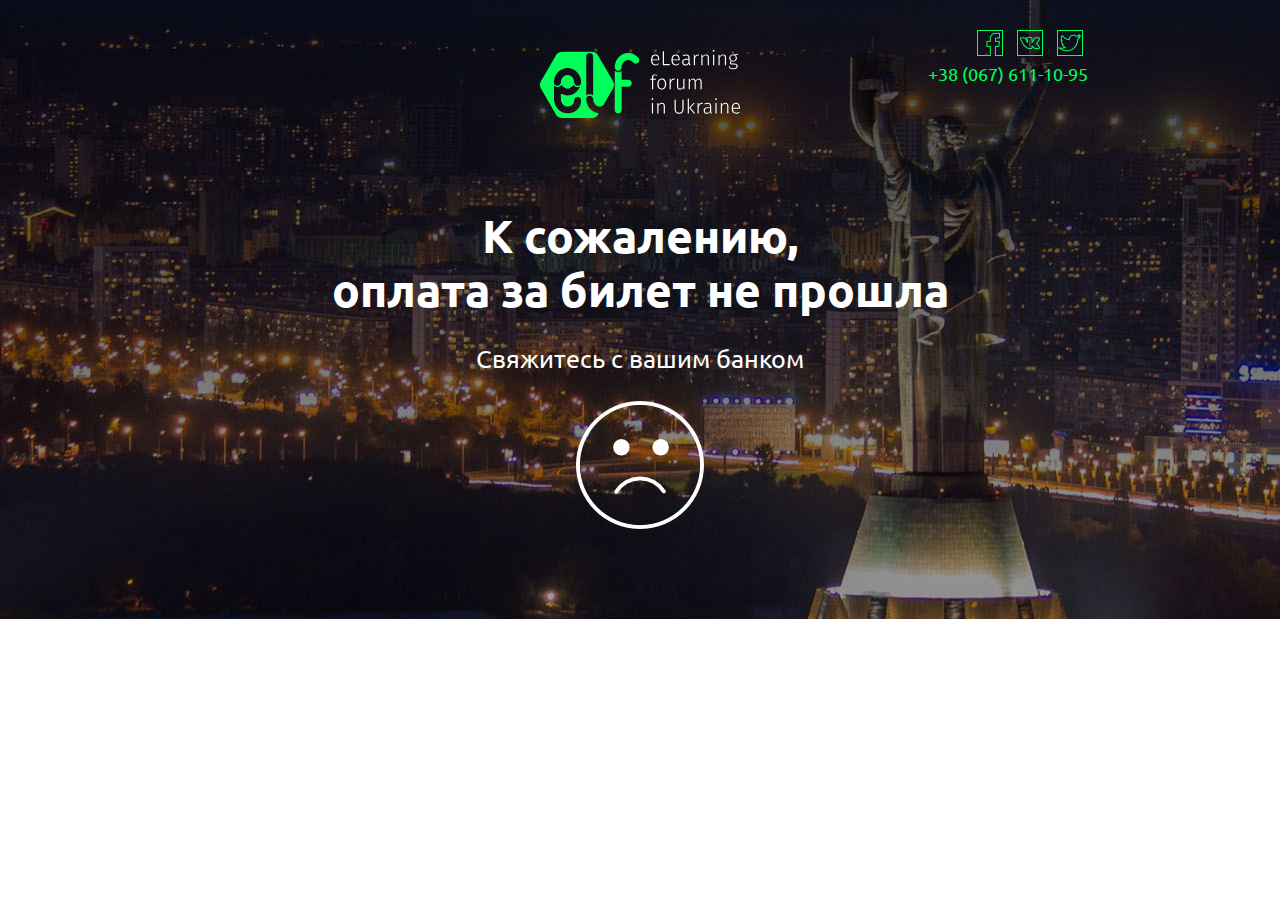
<file: failure.html>
<!DOCTYPE html>
<html>
<head>
    <title>Оплата за билет не прошла</title>
    <meta charset="utf-8">
    <link href="css/style.css" rel="stylesheet" type="text/css"/> 
</head>
<body>
    <div class="failure head">
    	<div class="wrapper">
    		<img src="images/logo.svg" alt="ELFORUM 2016">
    		<div class="soc">
				<a href="https://www.facebook.com/events/1677481659208667/"><img src="images/soc-fb.png" alt=""></a>
				<a href="https://vk.com/event132059651"><img src="images/soc-vk.png" alt=""></a>
				<a href="https://twitter.com/eTutorium"><img src="images/soc-twitter.png" alt=""></a>
				<p>+38 (067) 611-10-95</p>
			</div>
			
			
			<h1>К сожалению, <br/>оплата за билет не прошла</h1>
			<p>Свяжитесь с  вашим банком</p>
			<img src="images/sad.png" alt="Оплата за билет не прошла">

    	</div>
    </div>

</body>
</html>
</file>
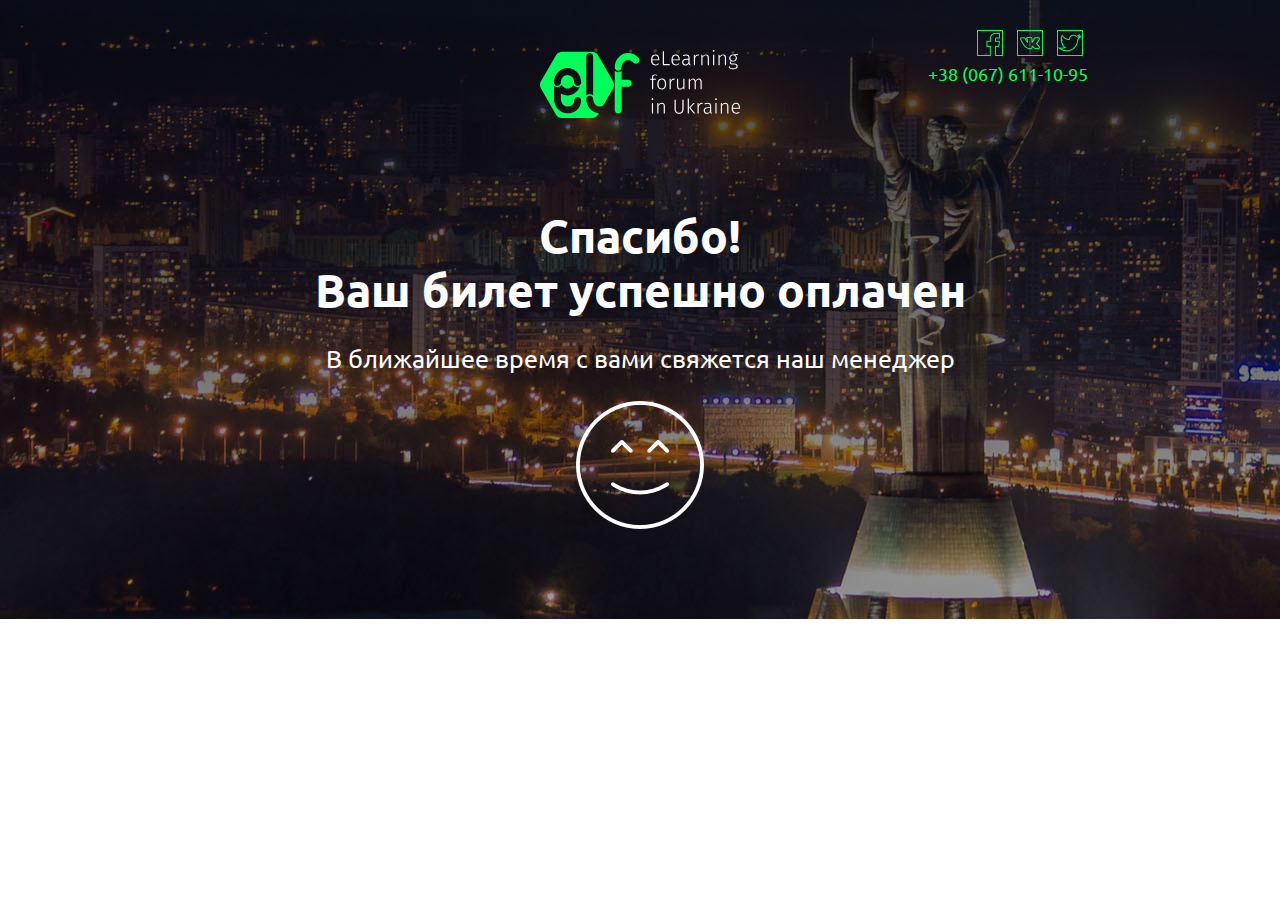
<file: success.html>
<!DOCTYPE html>
<html>
<head>
    <title>Ваш билет успешно оплачен</title>
    <meta charset="utf-8">
    <link href="css/style.css" rel="stylesheet" type="text/css"/> 
</head>
<body>
    <div class="failure head">
    	<div class="wrapper">
    		<img src="images/logo.svg" alt="ELFORUM 2016">
    		<div class="soc">
				<a href="https://www.facebook.com/events/1677481659208667/"><img src="images/soc-fb.png" alt=""></a>
				<a href="https://vk.com/event132059651"><img src="images/soc-vk.png" alt=""></a>
				<a href="https://twitter.com/eTutorium"><img src="images/soc-twitter.png" alt=""></a>
				<p>+38 (067) 611-10-95</p>
			</div>
	
			<h1>Спасибо!<br/> Ваш билет успешно оплачен</h1>
			<p>В ближайшее время с вами свяжется наш менеджер</p>
			<img src="images/happy.png" alt="Ваш билет успешно оплачен">
    	</div>
    </div>

</body>
</html>
</file>
<file: css/style.css>
@import url('https://fonts.googleapis.com/css?family=Ubuntu:300,400,500,700&subset=cyrillic');


body {
	font:400 16px/24px 'Ubuntu', sans-serif;
	color: #262626;
	margin: 0;
}

p {
	margin: 0;
	padding: 0;
}

.wrapper {
	width: 70%;
	margin: 0 auto;
}

.wrapper-1200 {
	width: 85%;
	margin: 0 auto;
}

.clearfix {
	clear: both;
}

header {
	position: relative;
}

header img {
	position: absolute;
	left: -95px;
	top:0;
}

header nav,#hid nav {
	width: 70%;
	margin:0 auto;
	text-align: right;
	padding: 15px 0;
}

header nav a,#hid nav a {
	text-transform: uppercase;
	color: #333333;
	font:400 16px/20px 'Ubuntu', sans-serif;
	padding:10px;
	text-decoration: none;
}

header nav a:last-child, #hid nav a:last-child {
	padding-right: 0
}



#hid {
    width: 100%;
    height: 50px;
    background: #fff;
    opacity: 0;
    position: fixed;
    z-index: 10000;
    top:0;
    border-bottom:1px solid #68b81c;

}



#hid .btn {
    background: #68b81c;
    border: 0;
    width: 20%;
    margin: 0;
    float: left;
    padding: 0px;
    height: 50px;
    font-size:18px ;
}

.head {
	background: url('../images/head-bg.png') no-repeat center top;
	padding-bottom: 40px;
}

.head .wrapper {
	position: relative;
	padding: 50px 0
}

.head .wrapper >img {
	margin:0 auto;
	display: block
}

.head .wrapper .soc,
.failure .wrapper .soc {
	position: absolute;
	right: 0;
	top: 30px;
	color: #00ff5a;
	font:400 18px/20px 'Ubuntu', sans-serif;
	text-align: right
}
.head .wrapper .soc a {
	padding:0 5px;
}

.head .wrapper .soc p {
	margin-top:5px;
}

.head .wrapper h1 {
	color: transparent;
}
.head .wrapper .h1 {
	text-align: center;
	color: #ffffff;
	font:700 86px/74px 'Ubuntu', sans-serif;
	text-shadow: 0px 1px 7px rgba(80, 194, 120, 1);
	text-transform: uppercase;
}

.head .wrapper .h1 span {
	color: #00ff5a
}

.head .wrapper .h1 + p {
	text-transform: uppercase;
	color: #fafafa;
	font:300 24px/26px 'Ubuntu', sans-serif;
	width: 50%;
    margin: 30px 0 0 200px;
}

.head .wrapper .h1 + p + p {
	color: #00ff5a;
	font:400 26px/52px 'Ubuntu', sans-serif;
	margin: 80px 0 0 200px;
}

 .btn {
	border: 2px solid #fff;
    padding: 2px 0;
    text-align: center;
    color: #ffffff;
    font: 400 20px/52px 'Ubuntu', sans-serif;
    width: 32%;
    margin: 70px auto;
    display: block;
	box-sizing: border-box;
	-webkit-box-sizing: border-box;
	-moz-box-sizing: border-box;
	text-decoration: none;
}


.head .wrapper .btn:hover {
	background: #01e651;
	color: #000
}

@keyframes jump{from,to{-moz-transform:translateY(14px);-webkit-transform:translateY(14px);-o-transform:translateY(14px);-ms-transform:translateY(14px);transform:translateY(14px)}5%{-moz-transform:translateY(5px);-webkit-transform:translateY(5px);-o-transform:translateY(5px);-ms-transform:translateY(5px);transform:translateY(5px)}10%{-moz-transform:translateY(14px);-webkit-transform:translateY(14px);-o-transform:translateY(14px);-ms-transform:translateY(14px);transform:translateY(14px)}}
.btn-jump{-moz-animation:jump 3s linear infinite;-webkit-animation:jump 3s linear infinite;animation:jump 3s linear infinite}



.call-out {
  box-sizing: border-box;
  margin-bottom: 20px;
  width: 80%;
}

.call-out__cursor {
  animation-direction: alternate;
  animation-duration: 0.9s;
  animation-name: cursor-flicker;
  animation-iteration-count: infinite;
  font-size: 26px;
  font-weight: 300;
  margin-left: 0;
  color: #00ff5a
}


@keyframes cursor-flicker {
  from {
    opacity: 1; 
  }

  to {
    opacity: 0.1;
  }
}


.fishki {
	margin-top: -105px
}

.fishki .wrapper > div {
	display: inline-block;
	width: 16%;
	text-align: center;
	box-sizing: border-box;
	-webkit-box-sizing: border-box;
	-moz-box-sizing: border-box;
	padding:25px 0 0;
	color: #fff;
	font:400 16px/22px 'Ubuntu', sans-serif;
	vertical-align: top;
	height: 125px;
	float: left;
}

.fishki .wrapper > div span {
	font:700 42px/24px 'Ubuntu', sans-serif;
	color: #fff
}

.fishki .wrapper > div:last-child{
	width: 36%;
}

.fishki .wrapper > div:nth-child(1) {
	background-color: rgba(0, 255, 90, 0.1); 
	padding:45px 0;
}
.fishki .wrapper > div:nth-child(2) {
	background-color: rgba(0, 255, 90, 0.16); 
	padding:45px 0;
}
.fishki .wrapper > div:nth-child(3) {
	background-color: rgba(0, 255, 90, 0.4);
	padding:45px 0;
}
.fishki .wrapper > div:nth-child(4) {
	background-color: rgba(0, 255, 90, 0.6); 
}
.fishki .wrapper > div:nth-child(5) {
	background: rgba(0,255,89,1);
	background: -moz-linear-gradient(left, rgba(0,255,89,0.8) 0%, rgba(0,255,89,0.8) 50%, rgba(0,255,89,0.9) 51%, rgba(0,255,89,0.9) 100%);
	background: -webkit-gradient(left top, right top, color-stop(0%, rgba(0,255,89,0.8)), color-stop(50%, rgba(0,255,89,0.9)), color-stop(51%, rgba(0,255,89,0.9)), color-stop(100%, rgba(0,255,89,0.9)));
	background: -webkit-linear-gradient(left, rgba(0,255,89,0.8) 0%, rgba(0,255,89,0.8) 50%, rgba(0,255,89,0.9) 51%, rgba(0,255,89,0.9) 100%);
	background: -o-linear-gradient(left, rgba(0,255,89,0.8) 0%, rgba(0,255,89,0.8) 50%, rgba(0,255,89,0.9) 51%, rgba(0,255,89,0.9) 100%);
	background: -ms-linear-gradient(left, rgba(0,255,89,0.8) 0%, rgba(0,255,89,0.8) 50%, rgba(0,255,89,0.9) 51%, rgba(0,255,89,0.9) 100%);
	background: linear-gradient(to right, rgba(0,255,89,0.8) 0%, rgba(0,255,89,0.8) 50%, rgba(0,255,89,0.9) 51%, rgba(0,255,89,0.9) 100%);
	filter: progid:DXImageTransform.Microsoft.gradient( startColorstr='#00ff59', endColorstr='#00ff59', GradientType=1 ); 
	color: #062012;
	font-size: 18px;
	text-transform: uppercase;
}

.fishki .wrapper > div:nth-child(5) span {
	line-height: 30px
}

.bg-black {
	width: 70%;
    padding: 0;
    height: 60px;
    margin: -60px auto;
    background: #000
}

.komy {
	padding:100px 0;
}

.block-left,
.block-right {
	display: inline-block;
	vertical-align: top
}

.komy .wrapper .block-left {
	width: 25%;
	color: #333333;
	font:400 36px/42px 'Ubuntu', sans-serif;
	text-transform: uppercase;
}

.komy .wrapper .block-left hr {
	height: 1px;
	background: #00ff5a;
	width: 45%;
	border:0;
	float: left;
    margin-top: 5px;
}



.komy .wrapper .block-right {
	padding: 0;
    width: 74%;
}

.komy .wrapper .block-right > div {
	display: inline-block;
    width: 42%;
    margin: 25px;
    font: 300 18px/26px 'Ubuntu', sans-serif;
    vertical-align: top;
}

.komy .wrapper .block-right > div:first-child,
.komy .wrapper .block-right > div:nth-child(2) {
	margin-top:0;
}

.komy .wrapper .block-right > div p span {
	font-weight: 500
}
.komy .wrapper .block-right > div img {
	float:left;
	margin-right: 20px
}

.komy .wrapper .block-right > div:last-child {
	width: 80%
}

.expect {
	background: #f6f6f6;
	padding:80px 0;
}

.expect .wrapper > img {
	margin:0 auto;
	display: block;
}

.expect .wrapper .h2 {
	font: 400 36px/52px 'Ubuntu', sans-serif;
	text-align: center;
	margin: 20px 0;
}

.tabs {
  position: relative;   
  min-height: 404px; 
  clear: both;
  margin: 25px 0;
}
.tab {
  float: left;  
  clear: both;
  width: 30%;
}
.tab label {
  position: relative;
  left: 1px;   
  display: inline-block;
    text-decoration: none;
    background: #ebebeb;
    padding: 45px 20px;
    box-sizing: border-box;
    -moz-box-sizing: border-box;
    -webkit-box-sizing: border-box;
    color: #252525;
    text-align: right;
    font: 400 26px/31px 'Ubuntu', sans-serif;
}

.tab label span {
    background: #000;
    font-size: 15px;
    color: #fff;
    padding: 3px 10px;
    text-align: center;
}

.tab label h2 {
	font: 400 26px/31px 'Ubuntu', sans-serif;
	margin: 0;
}

.tab [type=radio] {
  display: none;   
}
.content {
  position: absolute;
  top: 0;
  left: 30%;
  background: white;
  right: 0;
  bottom: 0;
  padding: 20px;
  border: 4px solid #46ae3c; 
}

.content ul li {
	margin:30px 0;
	font: 300 16px/24px 'Ubuntu', sans-serif;
	position: relative;
	padding-left: 30px;
	list-style-type:none;
}

.content ul li:first-child{
	margin-top:0;
}

.content ul li:last-child{
	margin-bottom:0;
}

.content ul li:before {
	position: absolute;
	content: '';
	left:0;
	top:7px;
	background: #000;
	width: 10px;
	height: 10px
}

[type=radio]:checked ~ label {
  background: #46ae3c;
  z-index: 2;
  color: #fff;
  position: relative;
  width: 100%
}
[type=radio]:checked ~ label ~ .content {
  z-index: 1;
}

[type=radio]:checked ~ label:after {
	position: absolute;
    content: '';
    border: 10px solid transparent;
    border-left: 10px solid #46ae3c;
    top: 42%;
    right: -20px;
    z-index: 1000;
}

.expect-small {
	display: none
}

.program {
	background: url('../images/program-bg-3.png') no-repeat center center;
	padding:45px 0;
	background-attachment: fixed;
}

.program .wrapper-1200 {
	text-align: center;
	color:#fff;
}

.program .wrapper-1200 h2 {
	font: 400 42px/52px 'Ubuntu', sans-serif;
}

.program .wrapper-1200 .btn {
	margin-top:0;
	font-size: 18px;
	width: 22%
}

.program .wrapper-1200 .btn span{
	color:#00ff5a;
}

.program .wrapper-1200  {
	position: relative;
}

.program .wrapper-1200:before,
.program .wrapper-1200:after {
	position: absolute;
	content: '';
	width: 218px;
	height: 200px;
	top:-40px;
}

.program .wrapper-1200:before {
	background: url('../images/program-left.png');
	left: 2%;
    top: 7%;
}

.program .wrapper-1200:after {
	background: url('../images/program-right.png');
	right: 2%;
    top: 7%;
}

.block-program {
	background: rgba(248,248,248,1);
	background: -moz-linear-gradient(left, rgba(248,248,248,1) 0%, rgba(248,248,248,1) 49%, rgba(242,242,243,1) 50%, rgba(242,242,243,1) 100%);
	background: -webkit-gradient(left top, right top, color-stop(0%, rgba(248,248,248,1)), color-stop(49%, rgba(248,248,248,1)), color-stop(50%, rgba(242,242,243,1)), color-stop(100%, rgba(242,242,243,1)));
	background: -webkit-linear-gradient(left, rgba(248,248,248,1) 0%, rgba(248,248,248,1) 49%, rgba(242,242,243,1) 50%, rgba(242,242,243,1) 100%);
	background: -o-linear-gradient(left, rgba(248,248,248,1) 0%, rgba(248,248,248,1) 49%, rgba(242,242,243,1) 50%, rgba(242,242,243,1) 100%);
	background: -ms-linear-gradient(left, rgba(248,248,248,1) 0%, rgba(248,248,248,1) 49%, rgba(242,242,243,1) 50%, rgba(242,242,243,1) 100%);
	background: linear-gradient(to right, rgba(248,248,248,1) 0%, rgba(248,248,248,1) 49%, rgba(242,242,243,1) 50%, rgba(242,242,243,1) 100%);
	filter: progid:DXImageTransform.Microsoft.gradient( startColorstr='#f8f8f8', endColorstr='#f2f2f3', GradientType=1 );
	color:#333333;
	text-align: left;
	width: 90%;
	border:2px solid #64b01d;
	margin:0 auto;
	position: relative;
	z-index: 1000
}




.block-program .wrapper {
	width: 95%;
	padding:20px 0;
	box-sizing: border-box;
	-moz-box-sizing: border-box;
	-webkit-box-sizing: border-box;
}
.block-program .wrapper .block-left,
.block-program .wrapper .block-right {
	width: 49%;
	padding:0 50px;
	box-sizing: border-box;
	-moz-box-sizing: border-box;
	-webkit-box-sizing: border-box;
	margin:30px 0 20px;
}

.block-program .wrapper .info {
	text-align: center;
}
.block-program .wrapper .info * {
	display: inline-block;
	padding:0 10px;
	font: 400 15px/17px 'Ubuntu', sans-serif;
}

.block-program .wrapper .info p {
	position: relative;
	 min-width: 120px;
}

.block-program .wrapper .info p:last-child:after,
.block-program .wrapper .info p:first-child:before {
	height: 1px;
	width: 200%;
	background: #000;
	position: absolute;
	content: '';
	top:10px;
}

.block-program .wrapper .info p:last-child:after {
	left: 100%
}

.block-program .wrapper .info p:first-child:before{
	right: 100%
}

.block-program .wrapper .potok-1 {
 	text-align: right;
}

.block-program .wrapper .potok-1 p:nth-child(1),
.block-program .wrapper .potok-2 p:nth-child(1) {
	background: #68b81c;
	padding:5px 10px;
	color: #fff;
	font-size: 20px;
	width:95px;
	float:right;
	margin-bottom:10px;
}

.block-program .wrapper .potok-2 p:nth-child(1) {
	float:none;
}

.block-program .wrapper .potok-1 p:nth-child(1) + div + p,
.block-program .wrapper .potok-2 p:nth-child(1) + p  {
	color:#56ac06;
	font-size: 30px;
	line-height: 32px
}

.block-program .wrapper .prog {
	margin:40px 0 25px;
}
.block-program .wrapper .prog p:nth-child(1){
	background: #444444;
	font-size: 15px;
	color:#fff;
	width:55px;
	padding:0 5px;
	text-align: center;
}

.block-program .wrapper .prog p:nth-child(1) + p {
	color:#8c8c8c;
	font-size: 16px;
	padding:5px 0;
}

.block-program .wrapper .prog p:nth-child(1) + p +p{
	color: #333333;
	text-transform: uppercase;
	font: 700 18px/24px 'Ubuntu', sans-serif
}

.btn-program {
	background: #68b81c;
	width: 35%;
	margin:50px auto 30px;
	display:block;
	color: #fff;
	text-align: center;
	font-size: 18px;
	padding: 20px 0px;
	text-decoration: none;
	border-radius: 5px
}

.lector {
	padding: 50px 0
}

.lector .wrapper > div {
	display: inline-block;
	width: 23%;
	padding-left: 15px;
	vertical-align: top;
	margin-top:25px;
	font:500 16px/22px 'Ubuntu', sans-serif;
	color: #333333;
}

.lector .wrapper > div:first-child p:last-child {
	width: 80%
}

.lector .wrapper  > div p:last-child{
	font:300 16px/22px 'Ubuntu', sans-serif;
}

.lector .wrapper > div:first-child {
	width: 50%;
	padding-right: 80px;
    box-sizing: border-box;
	-moz-box-sizing: border-box;
	-webkit-box-sizing: border-box;
}

.lector .wrapper > div:first-child img {
	float: left;
	margin:8px 25px 130px 0;
}

.lector .wrapper > div:first-child h3 {
	font:400 36px/42px 'Ubuntu', sans-serif;
	margin:0;
}

.lector .wrapper > div:first-child hr {
	height: 1px;
	background: #00ff5a;
	width: 45%;
	border:0;
	float: left;
    margin-top: 5px;
}

.lector .wrapper > div img + p {
	margin:10px 0 5px;
}

figure {
	margin: 0;
	padding: 0;
	overflow: hidden;
	position: relative;
	display: block;
	cursor: pointer;
	width: 224px

}

figure:hover figcaption {
	-ms-filter: progid:DXImageTransform.Microsoft.Alpha(Opacity=100);
	filter: alpha(opacity=100);
	opacity: 1;
	top: 0;
}

figcaption {
	-ms-filter: progid:DXImageTransform.Microsoft.Alpha(Opacity=0);
	filter: alpha(opacity=0);
	opacity: 0;
	position: absolute;
	height: 100%;
	width: 100%;
	background: rgba(0,0,0,.7);
	color: #fff;
	-webkit-transition: all .9s ease;
	-moz-transition: all .9s ease;
	-o-transition: all .9s ease;
	-ms-transition: all .9s ease;
	transition: all .9s ease;
	-webkit-transition-delay: .2s;
	-moz-transition-delay: .2s;
	-o-transition-delay: .2s;
	-ms-transition-delay: .2s;
	transition-delay: .2s;
}


figcaption p {
	padding: 5px 10px;
	position: relative;
	left: 100%;
	text-align: center;
    font: 300 14px/17px 'Ubuntu', sans-serif!important;
}

figure:hover h3,figure:hover p {
	left: 0;
}





.price {
	background: #ebebeb;
	padding:50px 0;
}

.price .wrapper h2 {
	font:400 36px/24px 'Ubuntu', sans-serif;
	text-align: center;
}

.price .wrapper > div {
	background: #f3f3f3;
	width: 100%;
	padding:10px;
	box-sizing: border-box;
	-webkit-box-sizing: border-box;
	-moz-box-sizing: border-box;
	border-radius: 5px
}

.price .wrapper > div > .block-left {
	width: 60%;
	background: #fff;
	text-align: center;
	padding: 64px 0px;
	position: relative;
    overflow: hidden;
}

.price .wrapper > div > .block-right:before {
	background: url('../images/arrow-price.png');
	width: 82px;
	height:19px;
	position: absolute;
	content: '';
	bottom: 30%;
    left: -60px;
}
.price .wrapper > div > .block-right {
	position: relative;
}


.price .wrapper > div > .block-left .edge {
    position: absolute;
}

.price .wrapper > div > .block-left .edge.top {
    top: 0;
    left: 10px;
    right: 10px;
    bottom: 0;
    border-top: 1px solid #d3d3d3;
    height:1px;
}

.price .wrapper > div > .block-left .edge.left {
    left: 0;
    top: 10px;
    bottom: 10px;
    right: 0;
    border-left: 1px solid #d3d3d3;
    width:1px;
}

.price .wrapper > div > .block-left .edge.bottom {
    bottom: 0;
    left: 10px;
    right: 10px;
    bottom: 0;
    border-bottom: 1px solid #d3d3d3;
    height:1px;
}

.price .wrapper > div > .block-left .edge.right {
    right: 0;
    top: 10px;
    bottom: 10px;
    right: 0;
    border-right: 1px solid #d3d3d3;
    width:1px;
}

.price .wrapper > div > .block-left .corner {
    position: absolute;
    width: 20px;
    height: 20px;
    border-radius: 100%;
    background-color: #FFF;
    border: 1px solid #d3d3d3;
}

.price .wrapper > div > .block-left .corner.top { top: -10px;    background: #f3f3f3; }
.price .wrapper > div > .block-left .corner.bottom { bottom: -10px;    background: #f3f3f3; }
.price .wrapper > div > .block-left .corner.left { left: -10px;    background: #f3f3f3; }
.price .wrapper > div > .block-left .corner.right { right: -10px;    background: #f3f3f3; }


.price .wrapper > div > .block-right {
	width:38%;
	text-align: center;
	padding:20px 10px;
	box-sizing: border-box;
	-webkit-box-sizing: border-box;
	-moz-box-sizing: border-box;
	font:300 16px/24px 'Ubuntu', sans-serif;
}

.price .wrapper > div > .block-right img + p {
	font:500 16px/24px 'Ubuntu', sans-serif;
}

.price .wrapper > div > .block-right hr {
	width: 70%;
	border:0;
	background: #6f6f6f;
	height: 1px;
	margin-bottom: 20px
}

.price .wrapper > div > .block-left .block-left {
	width: 45%;
	font:300 20px/30px 'Ubuntu', sans-serif;
}

.price .wrapper > div > .block-left .block-left > p + p {
	font:400 20px/30px 'Ubuntu', sans-serif;
	text-decoration: line-through;
}

.price .wrapper > div > .block-left .block-left > p + p + p {
	color: #46ae3c;
	font:500 36px/30px 'Ubuntu', sans-serif;
	text-decoration: none;
}

.price .wrapper > div > .block-left .block-right {
	width: 50%;
}

.price .wrapper > div > .block-left .block-right .btn {
	background: #46ae3c;
	border:0;
	font:700 16px/30px 'Ubuntu', sans-serif;
	width: 80%;
    padding: 11px 0;
    margin:0 auto 20px;
    display: block;
}

.price .wrapper > div > .block-left .block-right p {
	font:300 16px/24px 'Ubuntu', sans-serif;
}

.price .wrapper > p {
	text-align: center;
	margin-top:30px;
	font:400 18px/26px 'Ubuntu', sans-serif;
}

.price .wrapper > p:nth-last-child(2) {
	font:300 18px/26px 'Ubuntu', sans-serif;
	margin-top:10px;
}

.price .wrapper > p:nth-last-child(2) span{
	font:500 22px/30px 'Ubuntu', sans-serif;
}

.price .wrapper > p > a {
	color: #0063b0
}

.btn-pay-after {
	background: #cccccc;
    border: 0;
    width: 70%;
    color: #000;
    font-size: 16px;
    margin:50px auto 0;
}

.lightbox {
	display: none;
	position: fixed;
	z-index: 9999;
	width: 100%;
	height: 100%;
	top: 0;
	left: 0;
	color:#333333;
	overflow: scroll;
	}

.lightbox:target {
    /** Show lightbox when it is target */
    display: block;
    outline: none;
}

.lightbox .box {
  	width: -webkit-min-content;
  	width: -moz-min-content;
  	width: min-content;
	min-width:800px;
 	margin: 5% auto 0;
	padding:0px;
	background: #ebebeb;
	}


.lightbox .box .btn {
	margin: 30px auto;
	display: block;
}



#modal-window{
  box-sizing: border-box;
  margin: 0px auto;
  opacity: 0;
  position: relative;
  transition: all 0.3s ease-in-out;
  visibility: hidden;
  width: 80%;
  height: 0;
  padding: 0;
  z-index: 1000
}

#modal-window:target{
  opacity: 1;
  left: 35%;
  margin-top: 50px;
  position: absolute;
  visibility: visible;
}



.button.cancel {
    color: #000;
    font-size: 20px;
    text-decoration: none;
    position: absolute;
    top: 0;
    right: 5px;
}


.content-modal {
  border: 2px solid #ebebeb;
  position: relative;
  z-index: 20;
  padding: 30px;
  font: 400 16px/26px 'Ubuntu', sans-serif;
}

.overlay {
  background: rgba(0, 0, 0, .8);
  height: 100%;
  left: 0;
  position: fixed;
  top: 0;
  width: 100%;
  z-index: 10;
}


.content-modal .block-left{
	width: 60%;
	background: #fff;
	box-sizing: border-box;
	-moz-box-sizing: border-box;
	-webkit-box-sizing: border-box;
	padding:45px;
}

.content-modal .block-left form input{
	width: 80%;
	border:2px solid #e1e1e1;
	padding:10px;
	margin-bottom:10px;
}

.content-modal .block-left form > div {
	float:right;
	width: 70%;
	margin-top: 10px;
}

.content-modal .block-left form > div * {
	display:inline-block;
}

.content-modal .block-left form .ych {
	width: 17%;
    padding: 15px 10px;
    margin-top: 10px;
}

.content-modal .block-left a {
	color: #288ec2;
	margin-top:25px;
}
.content-modal .block-right{
	width: 39%;
	background: #ebebeb;
	text-align: center;
	padding:45px 45px 35px;
	box-sizing: border-box;
	-moz-box-sizing: border-box;
	-webkit-box-sizing: border-box;
}

.content-modal .block-right .zag-green {
	color: #59b105;
	 font: 400 36px/26px 'Ubuntu', sans-serif;
	 margin:30px 0 45px;
}

.content-modal .block-right button {
	color: #262626;
	border:2px solid #262626;
	width:85%;
	background: #ebebeb;
	padding:10px 0;
	font: 400 16px/26px 'Ubuntu', sans-serif;
	margin: 20px 0 10px
}

.content-modal .block-right .btn {
	background: #59b105;
	width:85%;
	padding:10px 0;
	font: 400 16px/26px 'Ubuntu', sans-serif;
	border:0;
	margin:10px auto 30px;
}

.content-partner .block-left,
.content-partner .block-right {
	width: 49%
}

.content-partner .block-right p {
	font:400 16px/26px 'Ubuntu', sans-serif;
	color:#262626!important;
	margin-top:30px;
}

.content-partner .block-left > p:nth-child(1),
.content-partner .block-right  > .zag{
	font: 700 16px/23px 'Ubuntu', sans-serif;
	margin-bottom:40px;
	text-transform: uppercase;
	margin-top:0;
}

.content-partner .block-left form button {
	background: #59b105;
    float: right;
    width: 60%;
    font: 400 16px/26px 'Ubuntu', sans-serif;
    color: #fff;
    border: 0;
    padding: 10px 0;
    margin-right: 3%;
    margin-top: 20px;
}

.content-partner .block-left form input {
	width: 90%
}

.content-partner .block-left form p:nth-last-child(2) {
	font:400 12px/26px 'Ubuntu', sans-serif;
}

.content-partner .block-right {
	text-align: left;
}


.content-soc > p {
	font:400 26px/26px 'Ubuntu', sans-serif;
	margin:20px 0;
	text-align: center;

}
.content-soc form{
	background: #fff;
	width: 50%;
	margin:20px auto;
	padding:20px;
}

.content-soc form input {
	border:2px solid #e1e1e1;
	padding:10px;
	width:80%;
}

.content-soc form button {
	background: #59b105;
	color: #fff;
	width:50%;
	margin:20px 0!important;
}

.content-thanks {
	padding:70px 0 20px!important;
	text-align: center;
	font-size:18px;
}

.content-thanks h2  {
	font:400 31px/41px 'Ubuntu', sans-serif;
	text-transform: uppercase;
	margin:0;
}

.factor {
	padding: 40px 0;
}

.factor .wrapper > img {
	float:left;
	margin:10px 25px 50px 0;
}

.factor .wrapper > h3 {
	font:400 36px/42px 'Ubuntu', sans-serif;
	width: 57%;
	margin:0;
}

.factor .wrapper > hr {
	border: 0;
	background: #00ff5a;
	width: 10%;
	height: 1px;
	float: left
}

.factor .slider-bg {
	background: url('../images/slider-bg.png') no-repeat center center;
	margin: 30px 0 0;
}



.mi-slider {
	position: relative;
	height: 490px;
}

.mi-slider ul {
	list-style-type: none;
	position: absolute;
	width: 100%;
	left: 0;
	overflow: hidden;
	pointer-events: none;
	padding: 0;
    margin: 0;
}

.no-js .mi-slider ul {
	position: relative;
	left: auto;
	bottom: auto;
	margin: 0;
	overflow: visible;
}

.mi-slider ul.mi-current {
	pointer-events: auto;
}

.mi-slider ul li {
	display: inline-block;
	padding: 10px 50px;
	box-sizing: border-box;
	-moz-box-sizing: border-box;
	-webkit-box-sizing: border-box;
	-webkit-transform: translateX(600%);
	transform: translateX(600%);
	-webkit-transition: opacity 0.2s linear;
	transition: opacity 0.2s linear;
	background: rgba(255,255,255,0.95);
	font:300 16px/24px 'Ubuntu', sans-serif;
	color: #333333;
	margin: 0 auto;
    display: block;
    width: 40%;
    min-height: 400px
}

.no-js .mi-slider ul li {
	-webkit-transform: translateX(0);
	transform: translateX(0);
}

.mi-slider ul li p:nth-child(1) {
	text-transform: uppercase;
	font:400 36px/40px 'Ubuntu', sans-serif;
}

.mi-slider ul li p {
	margin-top:20px;
}
.mi-slider nav {
	position: relative;
	top: 400px;
	text-align: center;
	max-width: 800px;
	margin: 0 auto;
}

.no-js nav {
	display: none;
}

.mi-slider nav a {
	display: inline-block;
	text-transform: uppercase;
	padding: 40px 30px 30px 34px;
	position: relative;
	color: #fff;
	font:500 18px/20px 'Ubuntu', sans-serif;
	outline: none;
	-webkit-transition: color 0.2s linear;
	transition: color 0.2s linear;
}

.mi-slider nav a:hover,
.mi-slider nav a.mi-selected {
	color: #16bf52;
}

.mi-slider nav a.mi-selected:after,
.mi-slider nav a.mi-selected:before {
	content: '';
	position: absolute;
	top: -5px;
	border: solid transparent;
	height: 0;
	width: 0;
	position: absolute;
	pointer-events: none;
}

.mi-slider nav a.mi-selected:after {
	border-color: transparent;
	border-top-color:rgba(255,255,255,0.95);
	border-width: 20px;
	left: 50%;
	margin-left: -20px;
	border-top-color: rgba(255,255,255,0.95);
}

.mi-slider nav a.mi-selected:before {
	border-color: transparent;
	border-width: 27px;
	left: 50%;
	margin-left: -27px;
}

/* Move classes and animations */

.mi-slider ul:first-child li,
.no-js .mi-slider ul li {
	-webkit-animation: scaleUp 350ms ease-in-out both;
	animation: scaleUp 350ms ease-in-out both;
}

@-webkit-keyframes scaleUp {
	0% { -webkit-transform: translateX(0) scale(0); }
	100% { -webkit-transform: translateX(0) scale(1); }
}

@keyframes scaleUp {
	0% { -webkit-transform: translateX(0) scale(0); transform: translateX(0) scale(0); }
	100% { -webkit-transform: translateX(0) scale(1); transform: translateX(0) scale(1); }
}

.mi-slider ul:first-child li:first-child {
	-webkit-animation-delay: 90ms;
	animation-delay: 90ms;
}

.mi-slider ul:first-child li:nth-child(2) {
	-webkit-animation-delay: 180ms;
	animation-delay: 180ms;
}

.mi-slider ul:first-child li:nth-child(3) {
	-webkit-animation-delay: 270ms;
	animation-delay: 270ms;
}

.mi-slider ul:first-child li:nth-child(4) {
	-webkit-animation-delay: 360ms;
	animation-delay: 360ms;
}

/* moveFromRight */

.mi-slider ul.mi-moveFromRight li {
	-webkit-animation: moveFromRight 350ms ease-in-out both;
	animation: moveFromRight 350ms ease-in-out both;
}

/* moveFromLeft */

.mi-slider ul.mi-moveFromLeft li {
	-webkit-animation: moveFromLeft 350ms ease-in-out both;
	animation: moveFromLeft 350ms ease-in-out both;
}

/* moveToRight */

.mi-slider ul.mi-moveToRight li {
	-webkit-animation: moveToRight 350ms ease-in-out both;
	animation: moveToRight 350ms ease-in-out both;
}

/* moveToLeft */

.mi-slider ul.mi-moveToLeft li {
	-webkit-animation: moveToLeft 350ms ease-in-out both;
	animation: moveToLeft 350ms ease-in-out both;
}

/* Animation Delays */

.mi-slider ul.mi-moveToLeft li:first-child,
.mi-slider ul.mi-moveFromRight li:first-child,
.mi-slider ul.mi-moveToRight li:nth-child(4),
.mi-slider ul.mi-moveFromLeft li:nth-child(4) {
	-webkit-animation-delay: 0ms;
	animation-delay: 0ms;
}

.mi-slider ul.mi-moveToLeft li:nth-child(2),
.mi-slider ul.mi-moveFromRight li:nth-child(2),
.mi-slider ul.mi-moveToRight li:nth-child(3),
.mi-slider ul.mi-moveFromLeft li:nth-child(3) {
	-webkit-animation-delay: 90ms;
	animation-delay: 90ms;
}

.mi-slider ul.mi-moveToLeft li:nth-child(3),
.mi-slider ul.mi-moveFromRight li:nth-child(3),
.mi-slider ul.mi-moveToRight li:nth-child(2),
.mi-slider ul.mi-moveFromLeft li:nth-child(2) {
	-webkit-animation-delay: 180ms;
	animation-delay: 180ms;
}

.mi-slider ul.mi-moveToLeft li:nth-child(4),
.mi-slider ul.mi-moveFromRight li:nth-child(4),
.mi-slider ul.mi-moveToRight li:first-child,
.mi-slider ul.mi-moveFromLeft li:first-child  {
	-webkit-animation-delay: 270ms;
	animation-delay: 270ms;
}

/* Animations */

@-webkit-keyframes moveFromRight {
	0% { -webkit-transform: translateX(600%); }
	100% { -webkit-transform: translateX(0%); }
}

@-webkit-keyframes moveFromLeft {
	0% { -webkit-transform: translateX(-600%); }
	100% { -webkit-transform: translateX(0%); }
}

@-webkit-keyframes moveToRight {
	0% { -webkit-transform: translateX(0%); }
	100% { -webkit-transform: translateX(600%); }
}

@-webkit-keyframes moveToLeft {
	0% { -webkit-transform: translateX(0%); }
	100% { -webkit-transform: translateX(-600%); }
}

@keyframes moveFromRight {
	0% { -webkit-transform: translateX(600%); transform: translateX(600%); }
	100% { -webkit-transform: translateX(0); transform: translateX(0); }
}

@keyframes moveFromLeft {
	0% { -webkit-transform: translateX(-600%); transform: translateX(-600%); }
	100% { -webkit-transform: translateX(0); transform: translateX(0); }
}

@keyframes moveToRight {
	0% { -webkit-transform: translateX(0%); transform: translateX(0%); }
	100% { -webkit-transform: translateX(600%); transform: translateX(600%); }
}

@keyframes moveToLeft {
	0% { -webkit-transform: translateX(0%); transform: translateX(0%); }
	100% { -webkit-transform: translateX(-600%); transform: translateX(-600%); }
}

.mi-slider {
	-webkit-touch-callout: none;
	-webkit-user-select: none;
	-khtml-user-select: none;
	-moz-user-select: none;
	-ms-user-select: none;
	user-select: none;
}




.partners {
	padding:50px 0;
}

.partners .wrapper h2 {
	text-align: center;
	font:400 36px/42px 'Ubuntu', sans-serif;
	margin-bottom: 0
}

.partners .wrapper > hr {
	border:0;
	height: 1px;
	background: #00ff5a;
	width: 15%;
	margin-bottom: 40px
}

.part {
	background: #ebebeb;
	font:400 18px/20px 'Ubuntu', sans-serif;
	color: #333333;
	padding:5px 15px;
	width: 250px
}

.partners .wrapper > div {
	border-top:1px solid #d0d0d0;
	text-align: center;
	padding: 40px 0
}

.partners .wrapper > div img {
	margin:0 20px;
}

.partners .wrapper .btn {
	border:2px solid #363636;
	color:#363636;
	font:400 18px/22px 'Ubuntu', sans-serif;
}

.timer-block {
	background: url('../images/timer-bg.png') no-repeat center center;
	padding:30px 0;
}

.timer-block .wrapper {
	width: 60%;
	background: #fff;
	padding:40px 20px;
	box-sizing: border-box;
	-moz-box-sizing: border-box;
	-webkit-box-sizing: border-box;
}

.timer-block .wrapper h2 {
	color: #252525;
	font:700 26px/30px 'Ubuntu', sans-serif;
	text-align: center;
	margin-bottom: 30px
}

.timer-block .wrapper .block-left {
	width: 45%;
	background: #fafff6;
	padding:15px 20px;
}

.timer span {
  font-size: 50px;
  color: #000;
  display: inline-block;
  width: 24%;
  border-radius: 10px;
  text-align: center;
  position: relative;
}

.timer span:after {
  font-size: 14px;
  color: #ccc;
  display: block;
  margin: 3px 0 -1px;
  opacity: .8
}

.timer span:before {
	content: ':';
	position: absolute;
	top: 0px;
    right: -5px;
    font-size: 45px;
    text-align: center;
}

.timer span:nth-of-type(4):before {
	display: none
}

.timer span:nth-of-type(1):after {
  content: "дней"
}

.timer span:nth-of-type(2):after {
  content: "часов"
}

.timer span:nth-of-type(3):after {
  content: "минут"
}

.timer span:nth-of-type(4):after {
  content: "секунд"
}


.timer-block .wrapper .block-right {
	text-align: center;
	color: #606060;
	font:400 18px/30px 'Ubuntu', sans-serif;
	width: 45%;
    padding: 0 20px;
    box-sizing: border-box;
    -moz-box-sizing: border-box;
    -webkit-box-sizing: border-box;
}

.timer-block .wrapper .block-right > p {
	text-transform: uppercase;
}

.timer-block .wrapper .block-right .btn {
	border:0;
	background: #59b105;
	color:#fff;
	font:700 18px/52px 'Ubuntu', sans-serif;
	margin: 20px 0;
	width: 100%;
	border-radius: 5px
}

.team {
	background: url('../images/komanda-bg.png') no-repeat center center;
	padding:58px 0 35px;
}

.team .wrapper > img {
	margin: 0 auto;
	display: block;
}
.team .wrapper > h2 {
	font:400 36px/42px 'Ubuntu', sans-serif;
	text-align: center;
	color: #fff;
	margin-bottom: 50px;
	text-transform: uppercase;
}
.team .wrapper > h2 span {
	text-transform: none;
}

.team .wrapper > div img {
	margin: 0 auto;
	display: block;
}
.team .wrapper > div {
    margin-bottom: 25px;
    text-align: center;
}

.team .wrapper > div > div {
	width: 33%;
	display: inline-block;
	vertical-align: top;
	color: #fff;
	padding:0 20px;
	box-sizing: border-box;
	-moz-box-sizing: border-box;
	-webkit-box-sizing: border-box;
	text-align: left;
}

.team .wrapper > div > div > div {
	border:1px dashed #057027;
	padding:50px 10px 20px 25px;
	margin-top: -40px;
}

.team .wrapper > div > div > div p {
	font:400 22px/42px 'Ubuntu', sans-serif;
}

.team .wrapper > div > div > div p:nth-child(1) +p {
	color: #9d9d9d;
	font:400 14px/19px 'Ubuntu', sans-serif;
	min-height: 38px;
}

.team .wrapper > div > div > div p:nth-child(1) +p +p{
	line-height: 20px;
	margin:25px 0 0px;
}

.team .wrapper > div > div > div a {
	font-size: 16px;
	color: #00ff5a
}

.team .wrapper > div .block-left {
	width: 33%;
}

.team .wrapper > div .block-right {
	width: 65%;
	position: relative;
}

/*
.team .wrapper > div .block-right:before {
	background: url('../images/znovok-bg.png');
	position: absolute;
	content: '';
	width: 191px;
	height: 175px;
	top: -30px;
	left:-30px;
}
*/


.team .wrapper > div .block-right >div {
	border: 0;
	background: #fff;
	margin:0 auto;
	padding:5px;
	width: 80%;
}

.team .wrapper > div .block-right .form {
	border:1px solid #59b105;
	color: #252525;
	padding: 30px 65px;
}

.team .wrapper > div .block-right .form > p {
	font:400 30px/32px 'Ubuntu', sans-serif;
	text-align: center;
	text-transform: uppercase;
}

.team .wrapper > div .block-right .form > p span {
	color: #59b105;
	font:700 20px/32px 'Ubuntu', sans-serif;
}

.team .wrapper > div .block-right .form form  {
	margin-top:30px;
}

.team .wrapper > div .block-right .form form p {
	font:400 16px/32px 'Ubuntu', sans-serif;
	text-align: left;
}

.team .wrapper > div .block-right .form form .btn {
	margin:0;
}

.team .wrapper > div .block-right .form form input {
	padding:11px;
	width: 100%;
	box-sizing: border-box;
	-moz-box-sizing: border-box;
	-webkit-box-sizing: border-box;
}

.team .wrapper > div .block-right .form form .btn {
	background: #59b105;
	font:400 16px/32px 'Ubuntu', sans-serif;
	width: 60%;
	float: right;
	margin-top:10px;
}

.organizator {
	padding:70px 0;
}

.organizator .wrapper .block-left,
.organizator .wrapper .block-right {
	width:45%;
}

.organizator .wrapper .block-left > img {
	float:left;
	margin:0 20px 150px;
}

.organizator .wrapper .block-left > h2 {
	font:400 36px/42px 'Ubuntu', sans-serif;
	margin:0;
}

.organizator .wrapper .block-left > hr {
	height: 1px;
	background: #00ff5a;
	width: 25%;
	border:0;
	float: left;
    margin-top: 5px;
}

.organizator .wrapper .block-left > p {
	margin-top:40px;
	color: #333333
}

.organizator .wrapper .block-left > p a {
	color: #3568af;
	text-decoration: none;
}

.organizator .wrapper .block-right {
	padding-left: 80px;
	color: #333333;
	font:400 16px/24px 'Ubuntu', sans-serif;

}

.organizator .wrapper .block-right p:last-child {
	margin-top:30px;
}

.organizator .wrapper .about {
	width:80%;
	border:5px solid #f9f9f9;
	margin-top:60px;
	float:right;
	padding:15px 0;
	box-sizing: border-box;
	-moz-box-sizing: border-box;
	-webkit-box-sizing: border-box;
}

.organizator .wrapper .about > img {
	margin:0 auto;
	display: block
}

.organizator .wrapper .about > div {
	width: 33%;
	display: inline-block;
	vertical-align: top;
	text-align: center;
    padding: 0px 30px;
    box-sizing: border-box;
    -moz-box-sizing: border-box;
    -webkit-box-sizing: border-box;
}

.organizator .wrapper .about > div p:nth-child(1) {
	font: 400 40px/34px 'Ubuntu', sans-serif;
    background: url(../images/elips.png) no-repeat 60px top;
    height: 75px;
    padding-top: 30px;
    margin-top: 30px;
}


.organizator .wrapper .about > div + p + p{
	font:400 16px/24px 'Ubuntu', sans-serif;
}

.organizator .wrapper .about > div  span{
	font:500 16px/24px 'Ubuntu', sans-serif;
}

.contacts {
	position: relative;
}

.contacts .block-right {
	width: 62%
}

.contacts .block-cont {
	width: 25%;
	border:2px solid #16bf52;
	text-align: center;
	padding:60px 20px 75px;
	box-sizing: border-box;
	-moz-box-sizing: border-box;
	-webkit-box-sizing: border-box;
	position: absolute;
	top: 50px;
	left:25%;
	z-index: 1000;
	background: #fff
}

.contacts .block-cont h3 {
	font:400 30px/52px 'Ubuntu', sans-serif;
	margin:0 0 30px;
}

.contacts .block-cont p {
	font:400 16px/24px 'Ubuntu', sans-serif;
}

.contacts .block-cont h3 + p {
	color: #16bf52
}


.soc-block .wrapper .block-left{
	padding-top: 35px;
}

.soc-block {
	background: url('../images/soc-bg.png') no-repeat center center;
	padding: 35px 0 10px;
	text-align: center
}

.soc-block .wrapper h2 {
	font:400 30px/26px 'Ubuntu', sans-serif;
	color: #fff;
	text-transform: uppercase;
	margin:10px 0;
}

.soc-block .wrapper > hr {
	height: 1px;
	background: #00ff5a;
	width: 10%;
	border:0;
    margin-bottom: 25px;

}

.soc-block .wrapper > hr + p {
	font:400 16px/24px 'Ubuntu', sans-serif;
	color: #fff;
}

.soc-block .wrapper .block-left,
.soc-block .wrapper .block-right {
	width: 49%;
	text-align: center;
	vertical-align: middle;
}	

.soc-block .wrapper .block-left img {
	margin: 0 10px;
}

.soc-block .wrapper .block-right .btn {
	width: 50%;
	margin:45px auto;
}

.soc-block .wrapper .footer {
	border-top:2px solid #8696b5;
	text-align: center;
	font:400 15px/24px 'Ubuntu', sans-serif;
	color: #8696b5;
	padding:10px 0 0;
}

.soc-block .wrapper .footer a {
	color: #8696b5
}

.failure .wrapper  h1 + p + img {
	margin-top:30px;
}

.failure .wrapper h1 {
	font: 700 46px/54px 'Ubuntu', sans-serif;
    text-shadow: none;
    margin-top:90px;
    color: #fff;
    text-align: center;
}

.failure .wrapper h1 + p {
    width: 100%;
    margin: 0;
    text-align: center;
    font-size: 25px;
    color: #fff;
}

@media screen and (min-width: 1440px) {
	.partners .wrapper .btn {
		width: 22%
	}
	.team .wrapper > div > div {
	    width: 30%;
	}
	.team .wrapper > div .block-right {
	    width: 57%;
	}
	.price .wrapper > div > .block-right:before {
		bottom:20%;
	}
}

@media(max-width:1280px){
	.lector .wrapper > div {
		width: 22%
	}
	.lector .wrapper > div >  img {
		width: 100%
	}
	.lector .wrapper > div:first-child {
		width: 47%;
		padding-right: 60px;
	}
	.lector .wrapper > div:first-child img {
		width: 15%;
		margin-bottom:150px;
	}
	.mi-slider ul li {
			width:50%;
	}
	.team .wrapper > div .block-right .form {
		padding:30px 45px;
	}
	.organizator .wrapper .about {
		width: 90%
	}
	.contacts .block-right {
	    width: 59%;
	}
	figure {
		width: 195px
	}

}
@media(max-width:1024px){
	.head .wrapper .h1 + p{
		width: 65%;
    	margin: -30px 0 0 150px;
	}
	.head .wrapper .h1 + p + p {
		margin-left:150px;
	}
	header nav a, #hid nav a {
		padding:10px 5px;
	}
	.fishki {
	    margin-top: 0;
	}
	.bg-black {
	    height: 125px;
	    margin: -125px auto 0;
	    width: 85%;
	}
	.wrapper {
	    width: 85%;
	    margin: 0 auto;
	}
	.komy .wrapper .block-right > div{
		width: 40%
	}
	.komy .wrapper .block-right > div img {
		margin-right:10px;
	}
	.program .wrapper-1200 .btn {
		width: 35%
	}
	.block-program,
	.team .wrapper > div .block-right >div {
		width: 100%
	}
	.lector .wrapper > div:first-child{
		width: 50%
	}
	.factor .wrapper > h3 {
		width: 70%
	}
	.mi-slider ul li {
	    width: 60%;
	}
	.partners .wrapper > div img {
	    margin: 20px;
	}
	.timer-block .wrapper {
	    width: 80%;
	}
	.contacts .block-right {
	    width: 49%;
	}
	.contacts .block-cont {
	    width: 35%;
	}
	.price .wrapper > div > .block-right:before  {
		left:-80px;
	}
	.block-program .wrapper .info p:last-child:after,
	.block-program .wrapper .info p:first-child:before {
		width: 100%
	}
}

@media(max-width:800px){
	header img,
	.contacts .block-left,
	.contacts .block-cont,
	.program .wrapper-1200:before,
	.program .wrapper-1200:after{
		display: none
	}
	header nav,
	.contacts .block-right {
	    width: 100%;
	    text-align: center;
	}
	#hid .btn {
		width: 25%
	}
	.wrapper,
	.wrapper-1200,
	.bg-black,
	.timer-block .wrapper,
	.organizator .wrapper .block-left, .organizator .wrapper .block-right  {
	    width: 95%;
	}
	.fishki .wrapper > div span {
		font-size:30px;
	}
	.komy .wrapper .block-left,
	.komy .wrapper .block-right,
	header nav, #hid nav {
	    width: 90%;
	    text-align: center;
	}
	header nav a, #hid nav a {
		font-size: 14px
	}
	.komy .wrapper .block-left hr {
		float:none;
	}
	.tabs {
		min-height: 440px
	}
	.block-program .wrapper .block-left, .block-program .wrapper .block-right {
		padding:0 15px;
	}
	.lector .wrapper > div:first-child {
		padding-right: 25px
	}
	.price .wrapper > div > .block-left .block-right .btn,
	.factor .wrapper > h3 {
		width: 100%
	}
	.lightbox .box {
		min-width: 700px
	}
	.team .wrapper > div img {
	    width: 70%;
	}
	.team {
		background: #070d07;
	}
	.team .wrapper > div > div > div a {
		font-size:14px;
	}
	.team .wrapper > div > div > div {
   		padding: 50px 0px 20px 5px;
   		    min-height: 165px;
	}
	.organizator .wrapper .block-left > img {
		margin-bottom:0;
	}
	.organizator .wrapper .block-right {
	    padding-top: 30px;
	    padding-left:0;
	}
	.organizator .wrapper .about {
	    margin: 40px auto;
	    float: none;
	    width: 100%;
	}
	.tab label {
		font-size:22px;
	}
	.mi-slider ul li {
		width: 80%
	}
	.team .wrapper > div > div,
	.organizator .wrapper .about > div {
		width: 30%
	}
	.team .wrapper > div > div > div p {
		line-height: 25px;
		font-size:17px;
	}
	.organizator .wrapper .about > div p:nth-child(1) {
		background: url(../images/elips.png) no-repeat 45px top;
	}
	.price .wrapper > div > .block-right:before  {
		bottom: 35%;
    	left: -70px;
	} 
	figure {
		width: 164px
	}
}


@media(max-width:640px){
	.head .wrapper .h1 + p {
	    width: 100%;
	    margin: -30px 0 0 0px;
	}
	.head .wrapper .h1 + p + p {
	    margin-left: 0px;
	}
	.fishki .wrapper > div span {
	    font-size: 23px;
	}
	.komy .wrapper .block-right > div,
	.komy .wrapper .block-right > div:last-child {
	    width: 100%;
	    text-align: left;
	}
	.content {
		left:36%;
		padding:0;
	}
	.content ul li {
		line-height: 20px
	}
	[type=radio]:checked ~ label,
	.tab label {
		width: 120%
	}
	.program .wrapper-1200 .btn {
	    width: 55%;
	}
	.wrapper-1200,
	.price .wrapper > div > .block-right,
	.price .wrapper > div > .block-left,
	.timer-block .wrapper .block-left,
	.timer-block .wrapper .block-right,
	.team .wrapper > div .block-right,
	.lector .wrapper > div:first-child 	 {
	    width: 95%;
	    margin:0 auto;
	    display: block;
	}
	.btn-program {
	    width: 55%;
	    margin: 20px auto;
	}
	.lector .wrapper > div{
		width: 45%;
		text-align: center;
	}
	.lector .wrapper > div > img {
	    width: 70%;
	}
	.lector .wrapper > div:first-child hr {
		float:none;
	}
	.lightbox .box {
	    min-width: 550px;
	}
	.content-modal .block-right,
	.content-modal .block-left {
		width: 49%;
		padding: 20px;
	}
	.factor,
	.price .wrapper > div > .block-right:before,
	#hid,
	.block-program .wrapper .info p:last-child:after,
	.block-program .wrapper .info p:first-child:before  {
		display: none
	}
	.team .wrapper > div > div,
	.team .wrapper > div .block-left {
   		width: 70%;
	    margin: 10px 0;
	}
	.organizator .wrapper .about > div {
		width: 100%
	}
	.organizator .wrapper .about > div p:nth-child(1) {
		background: none;
		padding:0;
		height: 35px
	}
	.lector .wrapper > div:first-child img {
		margin-bottom:0;
	}
	figure {
		width: 100%
	}
}

@media  (max-width: 533px){
	.head .wrapper >img {
		margin:-20px 0 0;
	}
	.head .wrapper .h1 {
		font-size: 65px
	}
	.btn {
		width: 60%
	}
	.fishki {
		display: none
	}
	.tab label {
	    font-size: 18px;
	    line-height: 20px;
	}
	.content ul {
		padding:10px;
		margin:0;
	}
	.content ul li {
	    margin: 15px 0;
	}
	.lightbox .box {
	    min-width: 450px;
	}
	.soc-block .wrapper .block-right .btn,
	.content-soc form,
	.content-partner .block-left form button {
	    width: 80%;
	}
	.soc-block {
		background: #1b346a;
	}
	.block-program .wrapper .potok-1 p:nth-child(1) + div + p,
	 .block-program .wrapper .potok-2 p:nth-child(1) + p {
		font-size: 22px;
		line-height: 25px
	}
 }

@media (max-width: 480px) {
	.komy {
	    padding: 10px 0;
	}
	.komy .wrapper .block-right > div {
		font: 300 15px/20px 'Ubuntu', sans-serif;
	}
	.komy .wrapper .block-right > div, 
	.komy .wrapper .block-right > div:last-child {
		width: 88%
	}
	.expect,
	.block-program{
		display: none
	}
	.program .wrapper-1200 .btn {
	    width: 75%;
	}
	.lector .wrapper > div {
	    width: 95%;
	    text-align: center;
	    margin: 20px auto;
	}
	.price .wrapper > div > .block-left .block-left,
	.soc-block .wrapper .block-left, .soc-block .wrapper .block-right,
	.komy .wrapper .block-left, .komy .wrapper .block-right,
	.content-modal .block-right, .content-modal .block-left {
		width: 100%
	}
	.price .wrapper > div > .block-left .block-right {
	    width: 75%;
	    margin: 20px 0;
	}
	.timer-block .wrapper .block-left {
		padding:0;
	}
	.lightbox .box {
	    min-width: 350px;
	}
	.expect-small {
		display: block
	}
	.expect-small .zagol {
	    background: #46ae3c;
	    font-size: 20px;
	    color: #fff;
	    padding: 3px 10px;
	    text-align: center;
	    margin: 50px 0 10px;
	}
	.head .wrapper .h1 + p + p {
		font-size: 20px
	}
	.head .wrapper .h1 {
		font-size: 48px
	}
	figure {
		width: 224px;
		margin:0 auto;
	}
}


@media screen and (max-width: 910px){
	.mi-slider nav {
		max-width: 90%;
	}
	.mi-slider nav a {
		font-size: 17px;
		padding: 40px 10px 30px 14px;
	}
}

@media screen and (max-width: 740px){
	.mi-slider {
		height: 300px;
	}
	.mi-slider nav {
		top: 220px;
	}
}

@media screen and (max-width: 490px){ 
	.mi-slider {
		text-align: center;
		height: auto;
	}

	.mi-slider ul {
		position: relative;
		display: inline;
		bottom: auto;
		pointer-events: auto;
	}

	.mi-slider ul li {
		-webkit-animation: none !important;
		animation: none !important;
		-webkit-transform: translateX(0) !important;
		transform: translateX(0) !important;
		padding: 10px 3px;
		min-width: 140px;
	}

	.mi-slider nav {
		display: none;
	}

}
</file>
